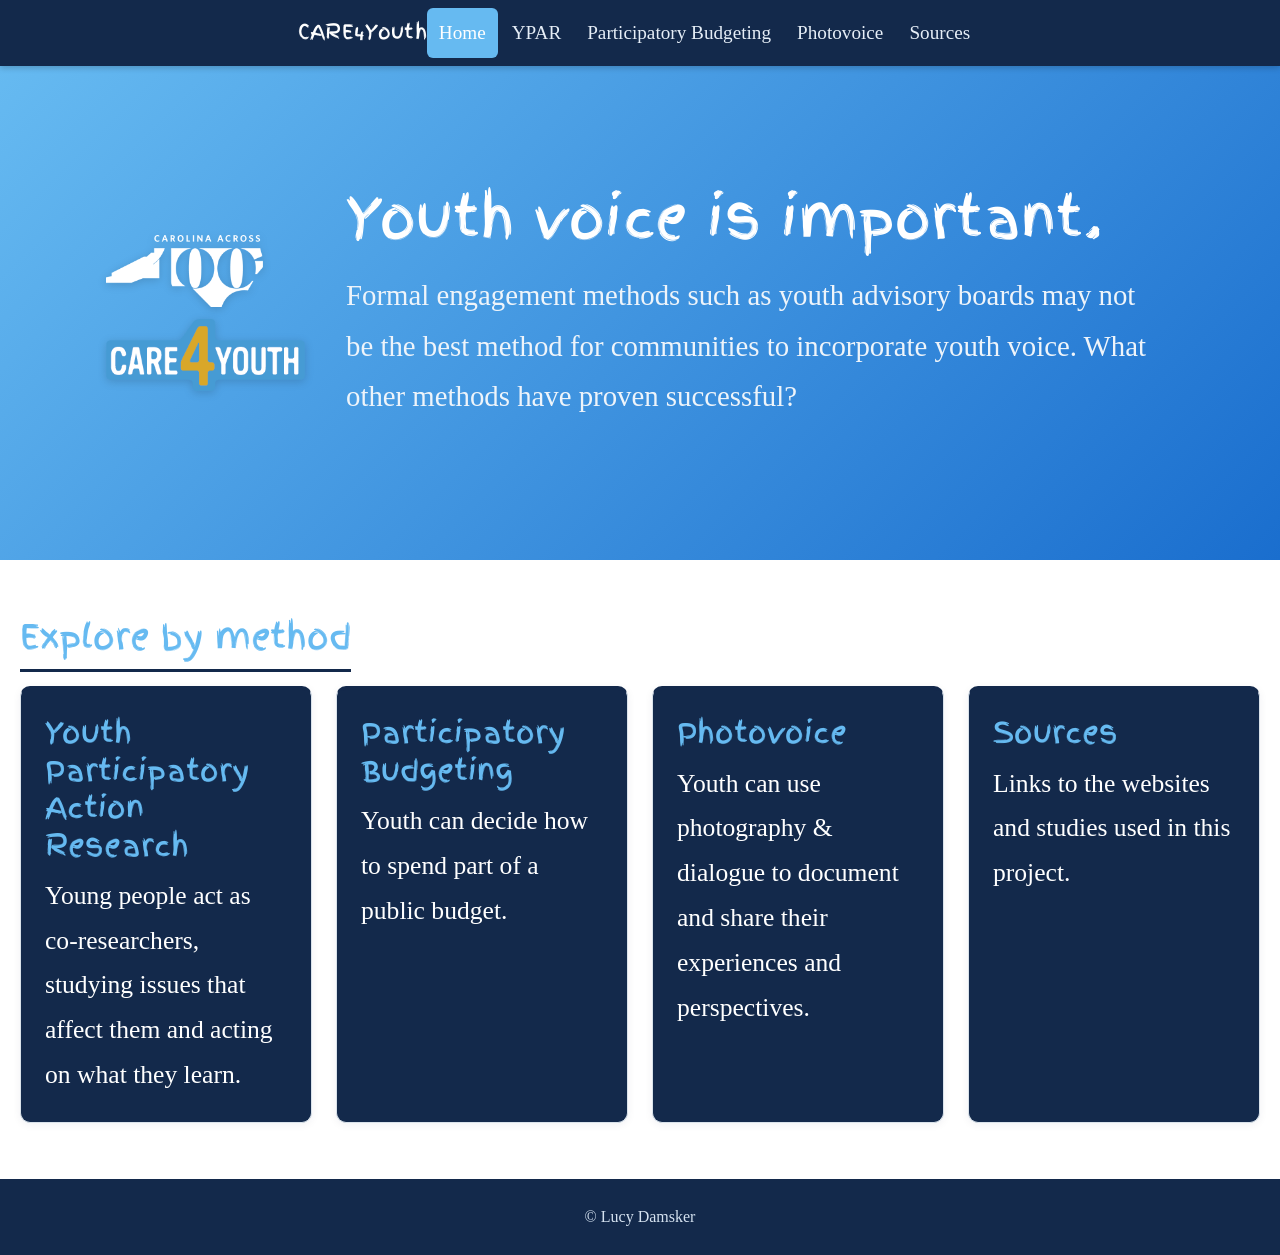
<file: index.html>
<!DOCTYPE html>
<html lang="en">
<head>
  <meta charset="UTF-8">
  <meta name="viewport" content="width=device-width, initial-scale=1.0">
  <title>CX100 Fellowship Product</title>
  <link rel="stylesheet" href="styles.css">
</head>
<body>

  <header class="site-header">
    <nav class="navbar">
      <a href="https://carolinaacross100.unc.edu/care4youth/" class="brand" target="_blank" rel="noopener noreferrer">CARE4Youth</a>
      <button class="nav-toggle" aria-label="Toggle navigation" onclick="document.querySelector('.nav-links').classList.toggle('open')">&#9776;</button>
      <ul class="nav-links">
        <li><a href="index.html" class="active">Home</a></li>
        <li class="nav-dropdown">
          <details>
            <summary>YPAR</summary>
            <ul class="dropdown-menu">
              <li><a href="ypar.html">What is YPAR?</a></li>
              <li><a href="yparimplement.html">Implementation Guide</a></li>
            </ul>
          </details>
        </li>
        <li class="nav-dropdown">
          <details>
            <summary>Participatory Budgeting</summary>
            <ul class="dropdown-menu">
              <li><a href="budgeting.html">What is Participatory Budgeting?</a></li>
              <li><a href="budgetingimplement.html">Implementation Guide</a></li>
            </ul>
          </details>
        </li>
        <li><a href="photovoice.html">Photovoice</a></li>
        <li><a href="sources.html">Sources</a></li>
      </ul>
    </nav>
  </header>

  <main>
    <section class="hero">
      <div class="hero-shell">
        <div class="hero-logos" aria-label="Partner logos">
          <img src="images/cxlogo.png" alt="CX100 logo">
          <img src="images/Care4YouthLogo.png" alt="Care4Youth logo">
        </div>

        <div class="hero-content">
          <div class="container">
            <h1>Youth voice is important.</h1>
            <p class="lead">Formal engagement methods such as youth advisory boards may not be the best method for communities to incorporate youth voice. What other methods have proven successful?</p>
            
            </div>
          </div>
        </div>
      </div>
    </section>

    <section class="container">
      <h2>Explore by method</h2>
      <div class="grid">
        <a class="card link-card" href="ypar.html">
          <h3>Youth Participatory Action Research</h3>
          <p>Young people act as co-researchers, studying issues that affect them and acting on what they learn.</p>
        </a>
        <a class="card link-card" href="budgeting.html">
          <h3>Participatory Budgeting</h3>
          <p>Youth can decide how to spend part of a public budget.</p>
        </a>
        <a class="card link-card" href="photovoice.html">
          <h3>Photovoice</h3>
          <p>Youth can use photography & dialogue to document and share their experiences and perspectives.</p>
        </a>
        <a class="card link-card" href="sources.html">
          <h3>Sources</h3>
          <p>Links to the websites and studies used in this project.</p>
        </a>
      </div>
    </section>
  </main>

  <footer class="site-footer">
    <p>&copy; Lucy Damsker</p>
  </footer>

  <script>
    document.querySelectorAll('a[href]').forEach((link) => {
      const href = link.getAttribute('href');
      if (!href) return;
      if (href.startsWith('http://') || href.startsWith('https://') || href.startsWith('mailto:') || href.startsWith('//')) {
        link.setAttribute('target', '_blank');
        link.setAttribute('rel', 'noopener noreferrer');
      }
    });
  </script></body>
</html>
</file>
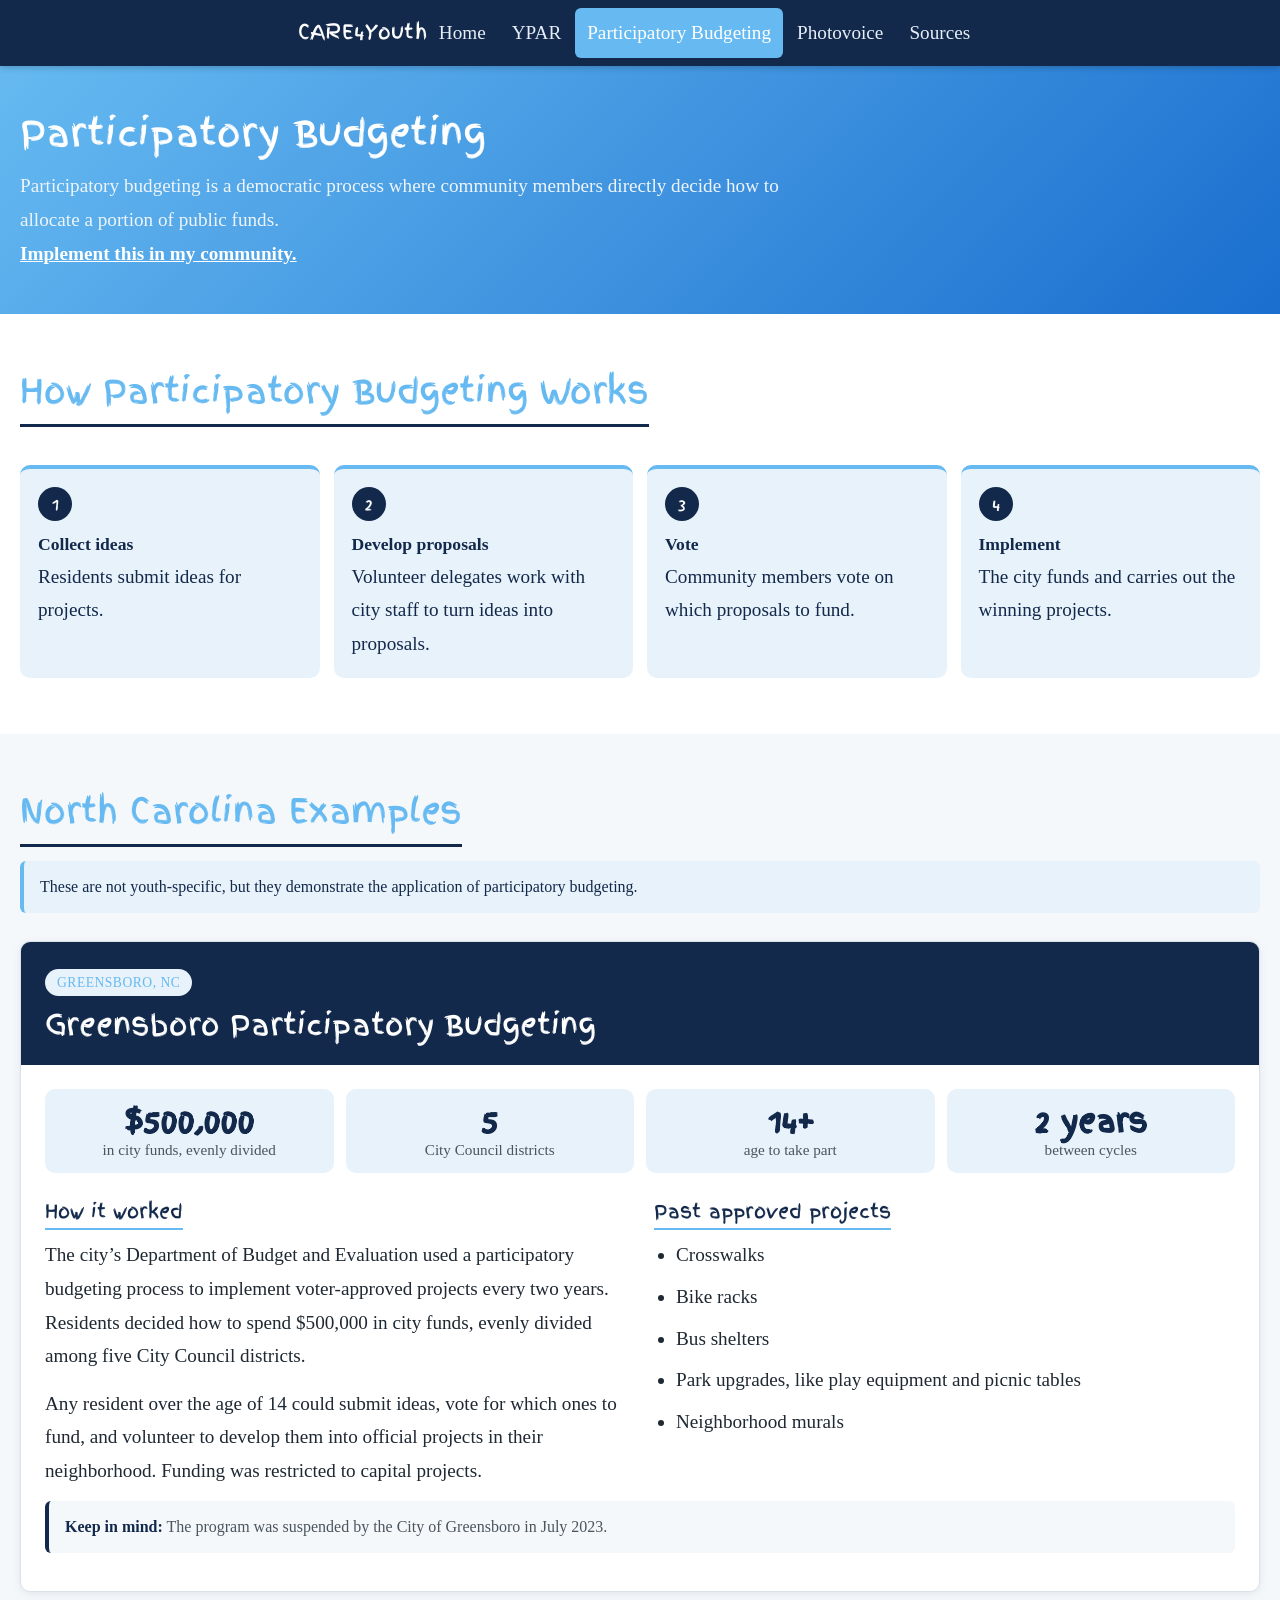
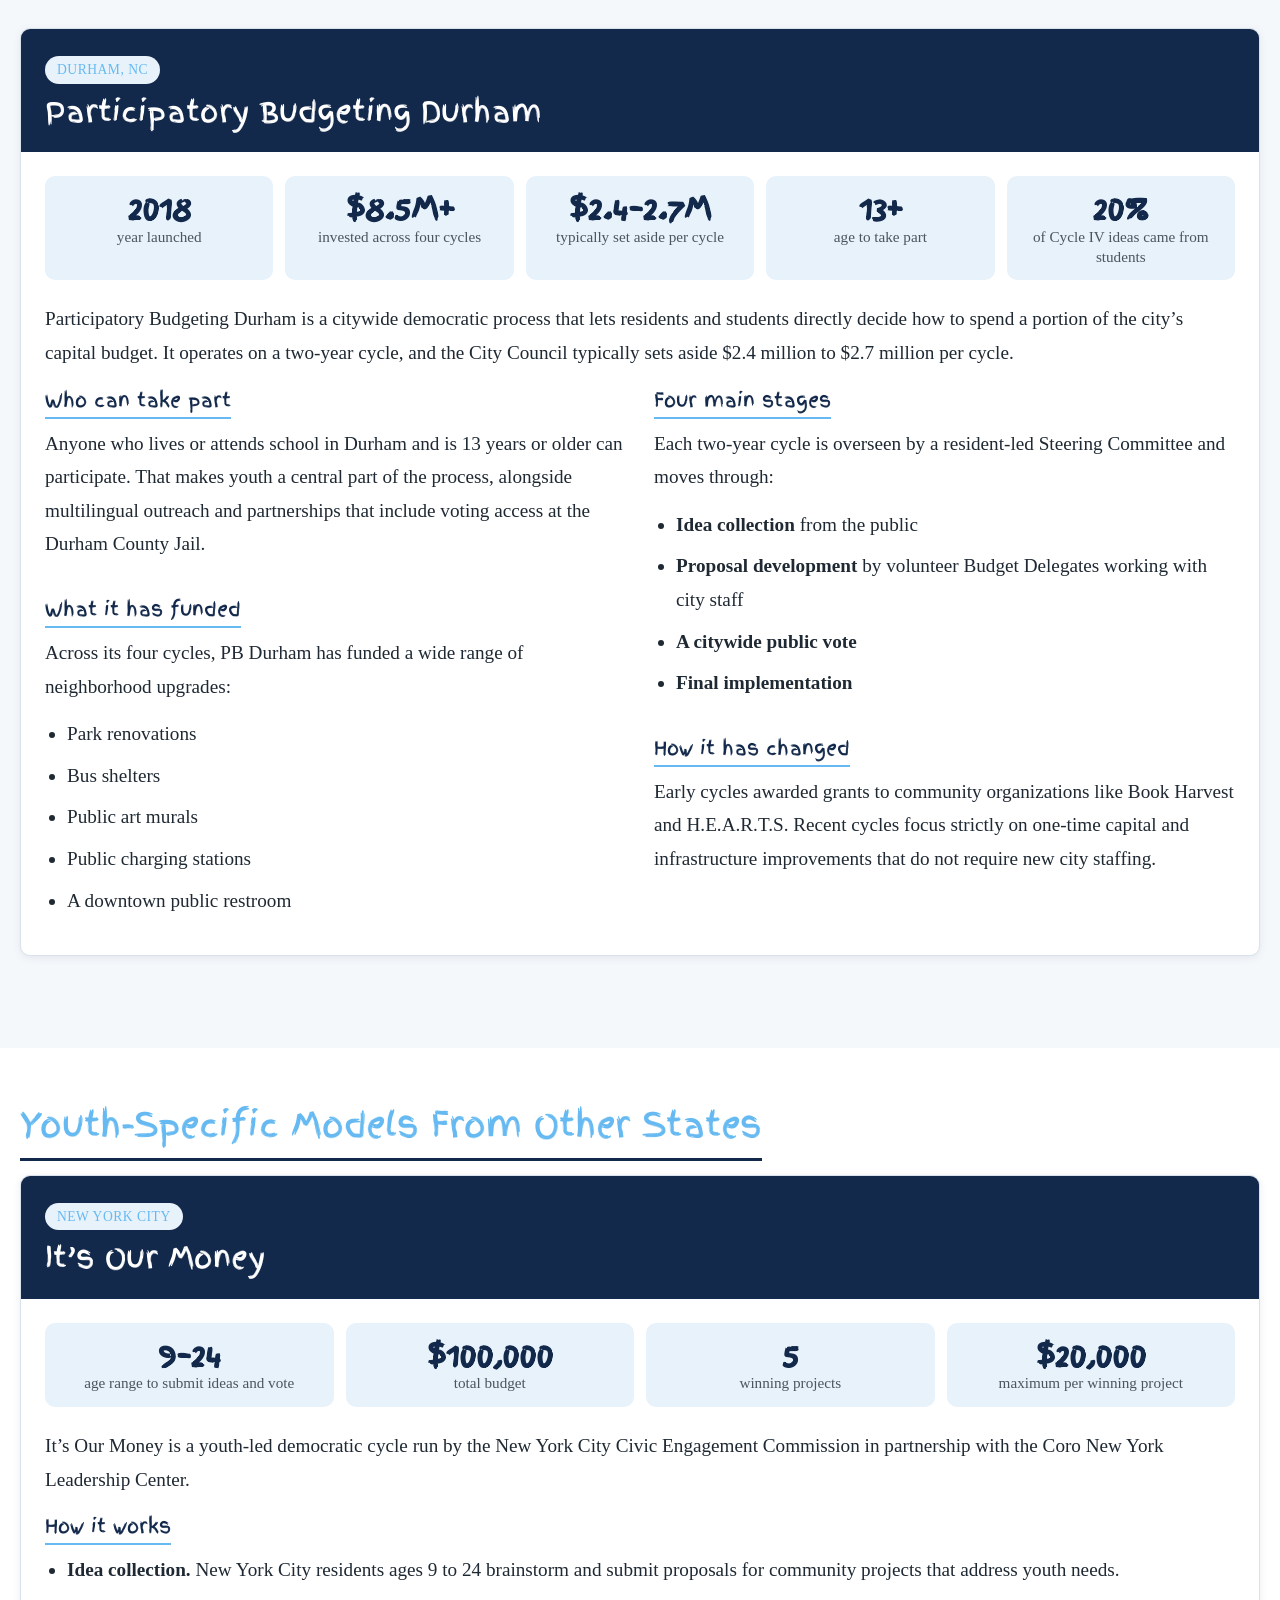
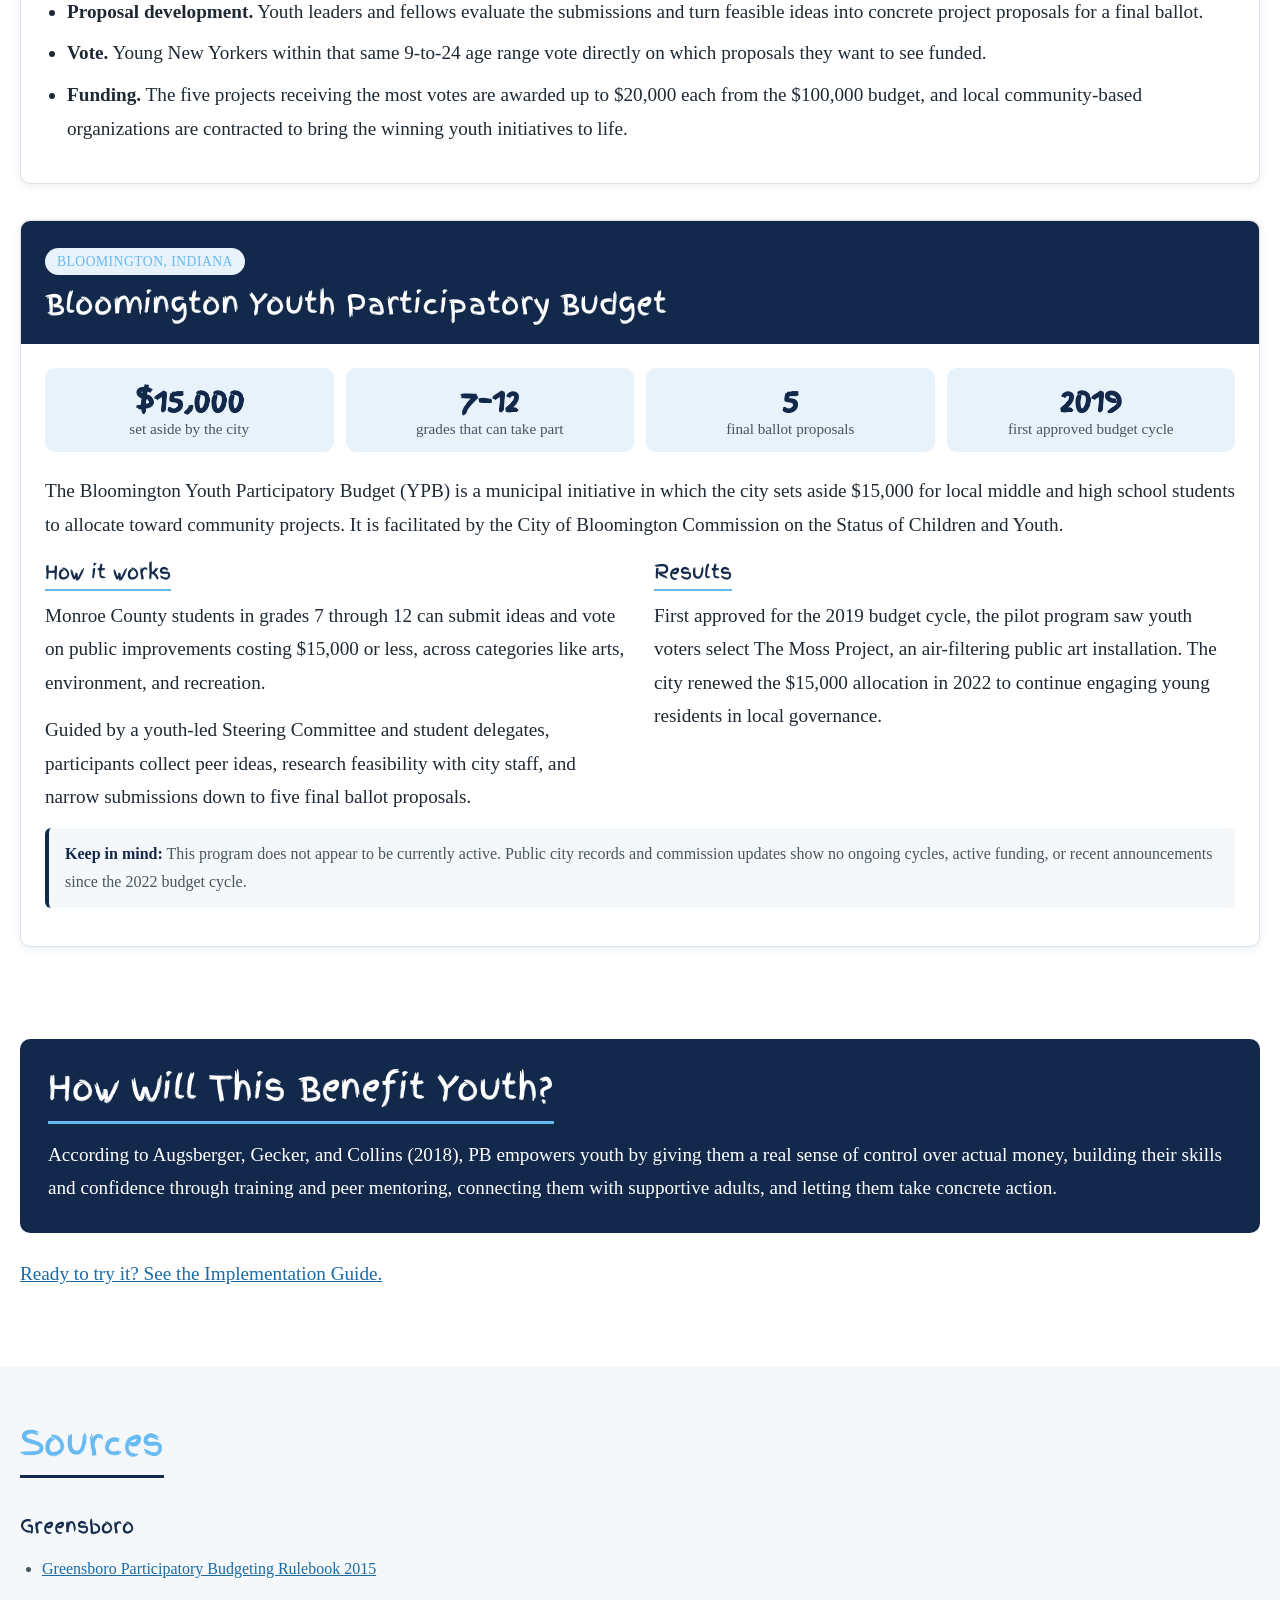
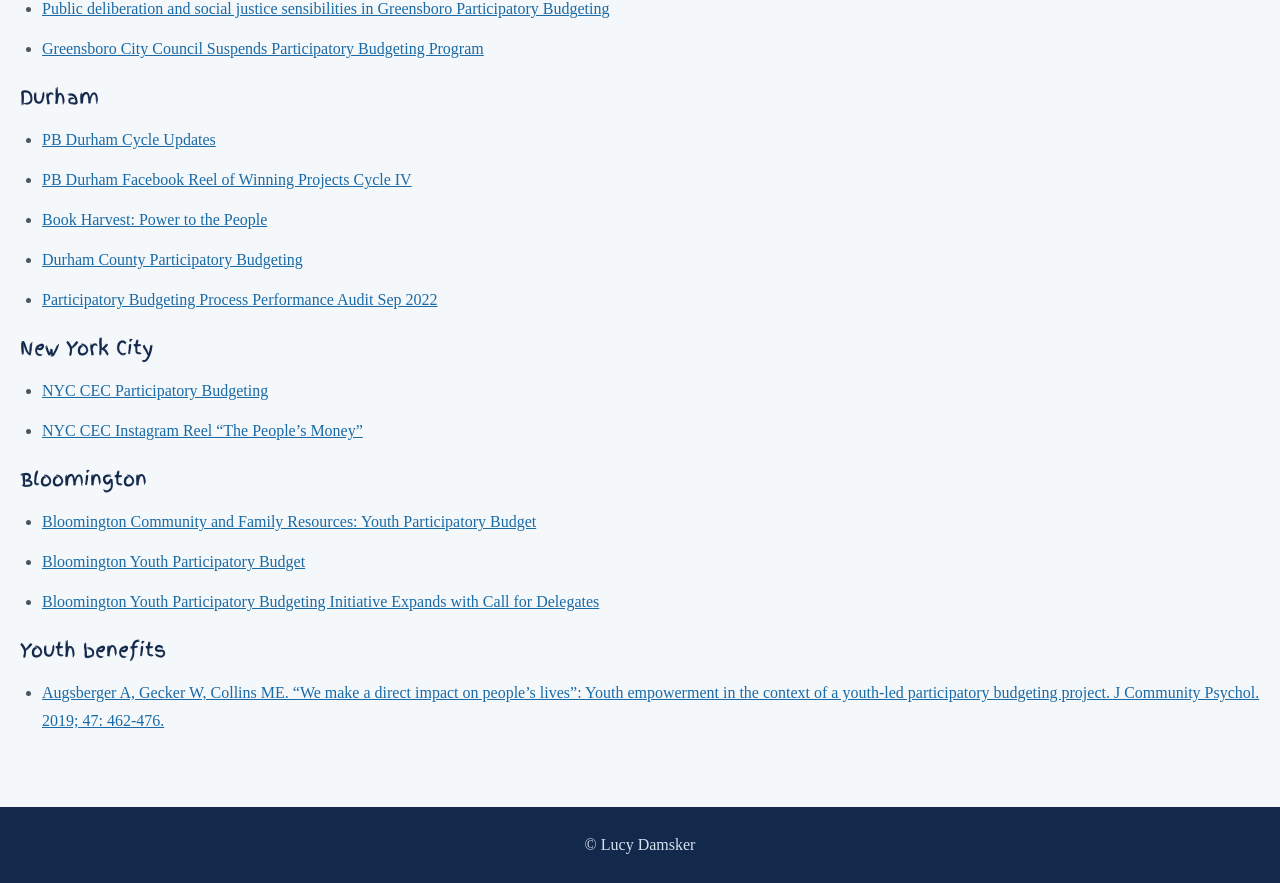
<file: budgeting.html>
<!DOCTYPE html>
<html lang="en">
<head>
  <meta charset="UTF-8">
  <meta name="viewport" content="width=device-width, initial-scale=1.0">
  <title>What is Participatory Budgeting? | CARE4Youth</title>
  <link rel="stylesheet" href="styles.css">
  <style>
    /* Page-specific styles for budgeting.html (uses the colors from styles.css) */
    .flow { list-style: none; margin: 24px 0 0; padding: 0; display: grid; gap: 14px;
            grid-template-columns: repeat(auto-fit, minmax(200px, 1fr)); counter-reset: step; }
    .flow li { position: relative; background: var(--carolina-light); border-top: 4px solid var(--carolina);
               border-radius: var(--radius); padding: 18px; counter-increment: step; color: var(--navy); }
    .flow li::before { content: counter(step); display: inline-flex; align-items: center; justify-content: center;
                       width: 34px; height: 34px; margin-bottom: 8px; border-radius: 50%;
                       background: var(--navy); color: #fff; font-family: var(--font-heading); font-size: 1rem; }
    .flow strong { display: block; font-size: 1.1rem; }

    .example { background: #fff; border: 1px solid var(--border); border-radius: var(--radius);
               box-shadow: 0 2px 8px rgba(19, 41, 75, 0.08); overflow: hidden; margin-bottom: 36px; }
    .example-head { background: var(--navy); color: #fff; padding: 22px 24px; }
    .example-head h3 { color: #fff; margin: 8px 0 0; }
    .example-head .tag { margin: 0; }
    .example-body { padding: 24px; }
    .example-body p { margin: 0 0 14px; }
    .example-body h4 { color: var(--navy); margin: 22px 0 8px; font-size: 1.2rem;
                       border-bottom: 2px solid var(--carolina); display: inline-block; padding-bottom: 4px; }
    .example-body h4:first-of-type { margin-top: 0; }

    .stat-row { display: grid; grid-template-columns: repeat(auto-fit, minmax(150px, 1fr)); gap: 12px; margin: 0 0 22px; }
    .stat { background: var(--carolina-light); border-radius: var(--radius); padding: 14px 16px; text-align: center; }
    .stat b { display: block; font-family: var(--font-heading); font-size: 1.9rem; color: var(--navy); line-height: 1.2; }
    .stat span { font-size: 0.95rem; color: var(--muted); line-height: 1.3; display: block; }

    .facts { margin: 0 0 14px; padding-left: 22px; }
    .facts li { margin-bottom: 8px; }

    .two-col { display: grid; gap: 28px; grid-template-columns: minmax(0, 1fr); }
    @media (min-width: 900px) { .two-col { grid-template-columns: minmax(0, 1fr) minmax(0, 1fr); } }

    .caveat { background: var(--alt); border-left: 4px solid var(--navy); border-radius: 6px;
              padding: 12px 16px; margin: 20px 0 0; font-size: 1rem; color: var(--muted); }
    .caveat strong { color: var(--navy); }

    .note { background: var(--carolina-light); border-left: 4px solid var(--carolina); border-radius: 6px;
            padding: 12px 16px; margin: 0 0 28px; font-size: 1rem; color: var(--navy); }

    .benefit { background: var(--navy); color: #fff; border-radius: var(--radius); padding: 28px; }
    .benefit h2 { color: #fff; border-bottom-color: var(--carolina); }
    .benefit p { margin: 0; }

    .page-header a { color: #fff; font-weight: bold; }
    .page-header a:hover { color: var(--navy); }

    .source-list { padding-left: 22px; }
    .source-list li { margin-bottom: 12px; }
    .alt .container > h4 { margin: 22px 0 8px; color: var(--navy); }
  </style>
</head>
<body>

  <header class="site-header">
    <nav class="navbar">
      <a href="https://carolinaacross100.unc.edu/care4youth/" class="brand" target="_blank" rel="noopener noreferrer">CARE4Youth</a>
      <button class="nav-toggle" aria-label="Toggle navigation" onclick="document.querySelector('.nav-links').classList.toggle('open')">&#9776;</button>
      <ul class="nav-links">
        <li><a href="index.html">Home</a></li>
        <li class="nav-dropdown">
          <details>
            <summary>YPAR</summary>
            <ul class="dropdown-menu">
              <li><a href="ypar.html">What is YPAR?</a></li>
              <li><a href="yparimplement.html">Implementation Guide</a></li>
            </ul>
          </details>
        </li>
        <li class="nav-dropdown">
          <details>
            <summary class="active">Participatory Budgeting</summary>
            <ul class="dropdown-menu">
              <li><a href="budgeting.html" class="active">What is Participatory Budgeting?</a></li>
              <li><a href="budgetingimplement.html">Implementation Guide</a></li>
            </ul>
          </details>
        </li>
        <li class="nav-dropdown">
          <details>
            <summary>Photovoice</summary>
            <ul class="dropdown-menu">
              <li><a href="photovoice.html">What is Photovoice?</a></li>
              <li><a href="photovoiceimplement.html">Implementation Guide</a></li>
            </ul>
          </details>
        </li>
        <li><a href="sources.html">Sources</a></li>
      </ul>
    </nav>
  </header>

  <main>
    <section class="page-header">
      <div class="container">
        <h1>Participatory Budgeting</h1>
        <p>Participatory budgeting is a democratic process where community members directly decide how to allocate a portion of public funds.</p>
        <p><a href="budgetingimplement.html">Implement this in my community.</a></p>
      </div>
    </section>

    <!-- HOW IT WORKS -->
    <section class="container">
      <h2>How Participatory Budgeting Works</h2>
    <ol class="flow">
        <li><strong>Collect ideas</strong> Residents submit ideas for projects.</li>
        <li><strong>Develop proposals</strong> Volunteer delegates work with city staff to turn ideas into proposals.</li>
        <li><strong>Vote</strong> Community members vote on which proposals to fund.</li>
        <li><strong>Implement</strong> The city funds and carries out the winning projects.</li>
      </ol>
    </section>

    <!-- NORTH CAROLINA -->
    <section class="alt">
      <div class="container">
        <h2>North Carolina Examples</h2>
        <p class="note">These are not youth-specific, but they demonstrate the application of participatory budgeting.</p>

        <!-- Greensboro -->
        <article class="example">
          <div class="example-head">
            <span class="tag">Greensboro, NC</span>
            <h3>Greensboro Participatory Budgeting</h3>
          </div>
          <div class="example-body">
            <div class="stat-row">
              <div class="stat"><b>$500,000</b><span>in city funds, evenly divided</span></div>
              <div class="stat"><b>5</b><span>City Council districts</span></div>
              <div class="stat"><b>14+</b><span>age to take part</span></div>
              <div class="stat"><b>2 years</b><span>between cycles</span></div>
            </div>
            <div class="two-col">
              <div>
                <h4>How it worked</h4>
                <p>The city&rsquo;s Department of Budget and Evaluation used a participatory budgeting process to implement voter-approved projects every two years. Residents decided how to spend $500,000 in city funds, evenly divided among five City Council districts.</p>
                <p>Any resident over the age of 14 could submit ideas, vote for which ones to fund, and volunteer to develop them into official projects in their neighborhood. Funding was restricted to capital projects.</p>
              </div>
              <div>
                <h4>Past approved projects</h4>
                <ul class="facts">
                  <li>Crosswalks</li>
                  <li>Bike racks</li>
                  <li>Bus shelters</li>
                  <li>Park upgrades, like play equipment and picnic tables</li>
                  <li>Neighborhood murals</li>
                </ul>
              </div>
            </div>
            <p class="caveat"><strong>Keep in mind:</strong> The program was suspended by the City of Greensboro in July 2023.</p>
          </div>
        </article>

        <!-- Durham -->
        <article class="example">
          <div class="example-head">
            <span class="tag">Durham, NC</span>
            <h3>Participatory Budgeting Durham</h3>
          </div>
          <div class="example-body">
            <div class="stat-row">
              <div class="stat"><b>2018</b><span>year launched</span></div>
              <div class="stat"><b>$8.5M+</b><span>invested across four cycles</span></div>
              <div class="stat"><b>$2.4&ndash;2.7M</b><span>typically set aside per cycle</span></div>
              <div class="stat"><b>13+</b><span>age to take part</span></div>
              <div class="stat"><b>20%</b><span>of Cycle IV ideas came from students</span></div>
            </div>
            <p>Participatory Budgeting Durham is a citywide democratic process that lets residents and students directly decide how to spend a portion of the city&rsquo;s capital budget. It operates on a two-year cycle, and the City Council typically sets aside $2.4 million to $2.7 million per cycle.</p>

            <div class="two-col">
              <div>
                <h4>Who can take part</h4>
                <p>Anyone who lives or attends school in Durham and is 13 years or older can participate. That makes youth a central part of the process, alongside multilingual outreach and partnerships that include voting access at the Durham County Jail.</p>
                <h4>What it has funded</h4>
                <p>Across its four cycles, PB Durham has funded a wide range of neighborhood upgrades:</p>
                <ul class="facts">
                  <li>Park renovations</li>
                  <li>Bus shelters</li>
                  <li>Public art murals</li>
                  <li>Public charging stations</li>
                  <li>A downtown public restroom</li>
                </ul>
              </div>
              <div>
                <h4>Four main stages</h4>
                <p>Each two-year cycle is overseen by a resident-led Steering Committee and moves through:</p>
                <ul class="facts">
                  <li><strong>Idea collection</strong> from the public</li>
                  <li><strong>Proposal development</strong> by volunteer Budget Delegates working with city staff</li>
                  <li><strong>A citywide public vote</strong></li>
                  <li><strong>Final implementation</strong></li>
                </ul>
                <h4>How it has changed</h4>
                <p>Early cycles awarded grants to community organizations like Book Harvest and H.E.A.R.T.S. Recent cycles focus strictly on one-time capital and infrastructure improvements that do not require new city staffing.</p>
              </div>
            </div>
          </div>
        </article>
      </div>
    </section>

    <!-- OUT OF STATE -->
    <section class="container">
      <h2>Youth-Specific Models From Other States</h2>
      
      <!-- NYC -->
      <article class="example">
        <div class="example-head">
          <span class="tag">New York City</span>
          <h3>It&rsquo;s Our Money</h3>
        </div>
        <div class="example-body">
          <div class="stat-row">
            <div class="stat"><b>9&ndash;24</b><span>age range to submit ideas and vote</span></div>
            <div class="stat"><b>$100,000</b><span>total budget</span></div>
            <div class="stat"><b>5</b><span>winning projects</span></div>
            <div class="stat"><b>$20,000</b><span>maximum per winning project</span></div>
          </div>
          <p>It&rsquo;s Our Money is a youth-led democratic cycle run by the New York City Civic Engagement Commission in partnership with the Coro New York Leadership Center.</p>
          <h4>How it works</h4>
          <ul class="facts">
            <li><strong>Idea collection.</strong> New York City residents ages 9 to 24 brainstorm and submit proposals for community projects that address youth needs.</li>
            <li><strong>Proposal development.</strong> Youth leaders and fellows evaluate the submissions and turn feasible ideas into concrete project proposals for a final ballot.</li>
            <li><strong>Vote.</strong> Young New Yorkers within that same 9-to-24 age range vote directly on which proposals they want to see funded.</li>
            <li><strong>Funding.</strong> The five projects receiving the most votes are awarded up to $20,000 each from the $100,000 budget, and local community-based organizations are contracted to bring the winning youth initiatives to life.</li>
          </ul>
        </div>
      </article>

      <!-- Bloomington -->
      <article class="example">
        <div class="example-head">
          <span class="tag">Bloomington, Indiana</span>
          <h3>Bloomington Youth Participatory Budget</h3>
        </div>
        <div class="example-body">
          <div class="stat-row">
            <div class="stat"><b>$15,000</b><span>set aside by the city</span></div>
            <div class="stat"><b>7&ndash;12</b><span>grades that can take part</span></div>
            <div class="stat"><b>5</b><span>final ballot proposals</span></div>
            <div class="stat"><b>2019</b><span>first approved budget cycle</span></div>
          </div>
          <p>The Bloomington Youth Participatory Budget (YPB) is a municipal initiative in which the city sets aside $15,000 for local middle and high school students to allocate toward community projects. It is facilitated by the City of Bloomington Commission on the Status of Children and Youth.</p>
          <div class="two-col">
            <div>
              <h4>How it works</h4>
              <p>Monroe County students in grades 7 through 12 can submit ideas and vote on public improvements costing $15,000 or less, across categories like arts, environment, and recreation.</p>
              <p>Guided by a youth-led Steering Committee and student delegates, participants collect peer ideas, research feasibility with city staff, and narrow submissions down to five final ballot proposals.</p>
            </div>
            <div>
              <h4>Results</h4>
              <p>First approved for the 2019 budget cycle, the pilot program saw youth voters select The Moss Project, an air-filtering public art installation. The city renewed the $15,000 allocation in 2022 to continue engaging young residents in local governance.</p>
            </div>
          </div>
          <p class="caveat"><strong>Keep in mind:</strong> This program does not appear to be currently active. Public city records and commission updates show no ongoing cycles, active funding, or recent announcements since the 2022 budget cycle.</p>
        </div>
      </article>
    </section>

    <!-- BENEFITS -->
    <section class="container" style="padding-top:0;">
      <div class="benefit">
        <h2>How Will This Benefit Youth?</h2>
        <p>According to Augsberger, Gecker, and Collins (2018), PB empowers youth by giving them a real sense of control over actual money, building their skills and confidence through training and peer mentoring, connecting them with supportive adults, and letting them take concrete action.</p>
      </div>
      <p style="margin-top:24px;"><a href="budgetingimplement.html">Ready to try it? See the Implementation Guide.</a></p>
    </section>

    <!-- SOURCES -->
    <section class="alt">
      <div class="container">
        <h2>Sources</h2>

        <h4>Greensboro</h4>
        <ul class="source-list small">
          <li><a href="https://www.participatorybudgeting.org/wp-content/uploads/2016/10/Greensboro2015Rulebook_PBP.pdf">Greensboro Participatory Budgeting Rulebook 2015</a></li>
          <li><a href="https://doi.org/10.1080/14791420.2020.1746371">Public deliberation and social justice sensibilities in Greensboro Participatory Budgeting</a></li>
          <li><a href="https://greensboro.com/news/local/government-politics/article_e94a8f1c-1f39-11ee-b8cb-7f1a0210b515.html">Greensboro City Council Suspends Participatory Budgeting Program</a></li>
        </ul>

        <h4>Durham</h4>
        <ul class="source-list small">
          <li><a href="https://www.pbdurham.org/pb-cycle-updates">PB Durham Cycle Updates</a></li>
          <li><a href="https://www.facebook.com/reel/1304525094877121">PB Durham Facebook Reel of Winning Projects Cycle IV</a></li>
          <li><a href="https://www.bookharvest.org/post/power-to-the-people">Book Harvest: Power to the People</a></li>
          <li><a href="https://www.durhamnc.gov/3747/Participatory-Budgeting">Durham County Participatory Budgeting</a></li>
          <li><a href="https://www.durhamnc.gov/DocumentCenter/View/46652/Participatory-Budgeting-Process-Performance-Audit_final-.pdf">Participatory Budgeting Process Performance Audit Sep 2022</a></li>
        </ul>

        <h4>New York City</h4>
        <ul class="source-list small">
          <li><a href="https://www.nyc.gov/site/civicengagement/our-programs/participatory-budgeting.page">NYC CEC Participatory Budgeting</a></li>
          <li><a href="https://www.instagram.com/reel/DfXgqrsiJ8O/">NYC CEC Instagram Reel &ldquo;The People&rsquo;s Money&rdquo;</a></li>
        </ul>

        <h4>Bloomington</h4>
        <ul class="source-list small">
          <li><a href="https://bloomington.in.gov/success/2019/04/23/4250">Bloomington Community and Family Resources: Youth Participatory Budget</a></li>
          <li><a href="https://bloomington.in.gov/boards/status-of-children/ypb">Bloomington Youth Participatory Budget</a></li>
          <li><a href="https://bloomington.in.gov/news/2019/05/10/4080">Bloomington Youth Participatory Budgeting Initiative Expands with Call for Delegates</a></li>
        </ul>

        <h4>Youth benefits</h4>
        <ul class="source-list small">
          <li><a href="https://onlinelibrary.wiley.com/doi/abs/10.1002/jcop.22131">Augsberger A, Gecker W, Collins ME. &ldquo;We make a direct impact on people&rsquo;s lives&rdquo;: Youth empowerment in the context of a youth-led participatory budgeting project. J Community Psychol. 2019; 47: 462-476.</a></li>
        </ul>
      </div>
    </section>
  </main>

  <footer class="site-footer">
    <p>&copy; Lucy Damsker</p>
  </footer>

  <script>
    document.querySelectorAll('a[href]').forEach((link) => {
      const href = link.getAttribute('href');
      if (!href) return;
      if (href.startsWith('http://') || href.startsWith('https://') || href.startsWith('mailto:') || href.startsWith('//')) {
        link.setAttribute('target', '_blank');
        link.setAttribute('rel', 'noopener noreferrer');
      }
    });
  </script></body>
</html>
</file>
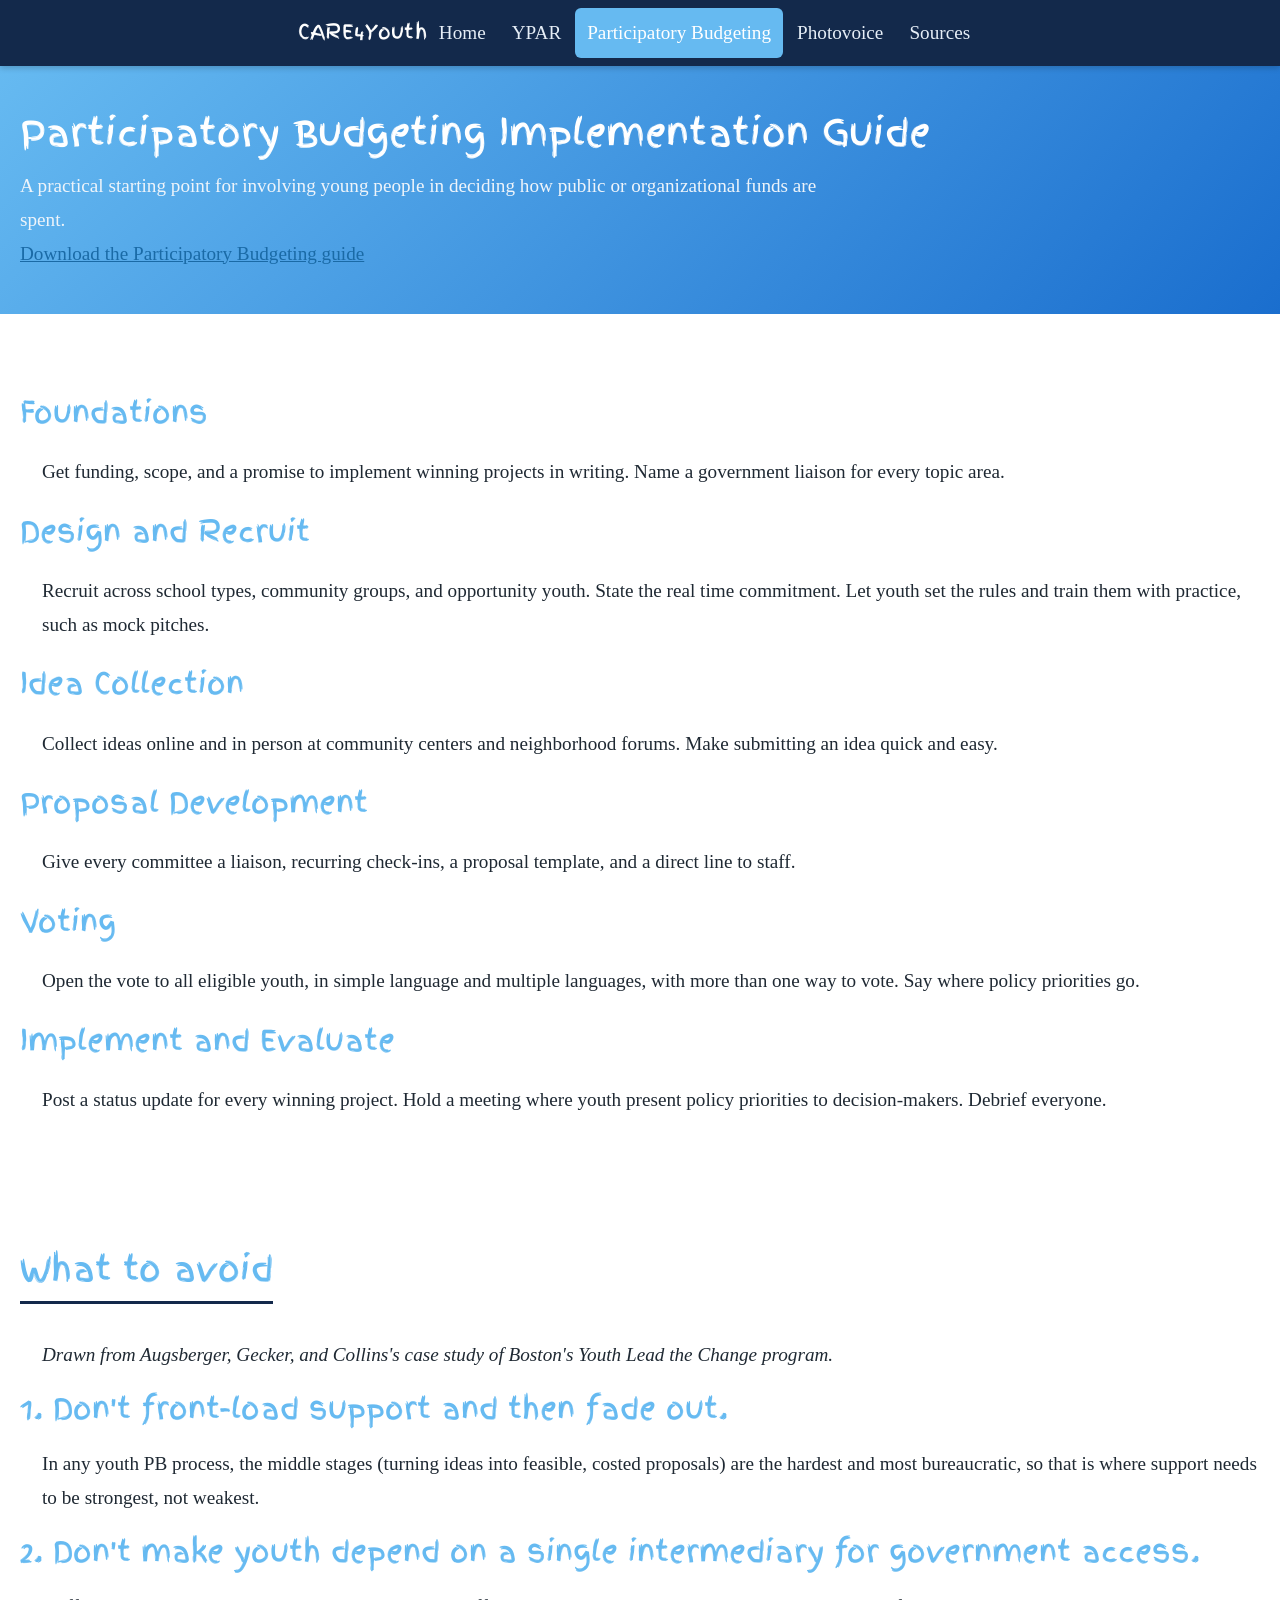
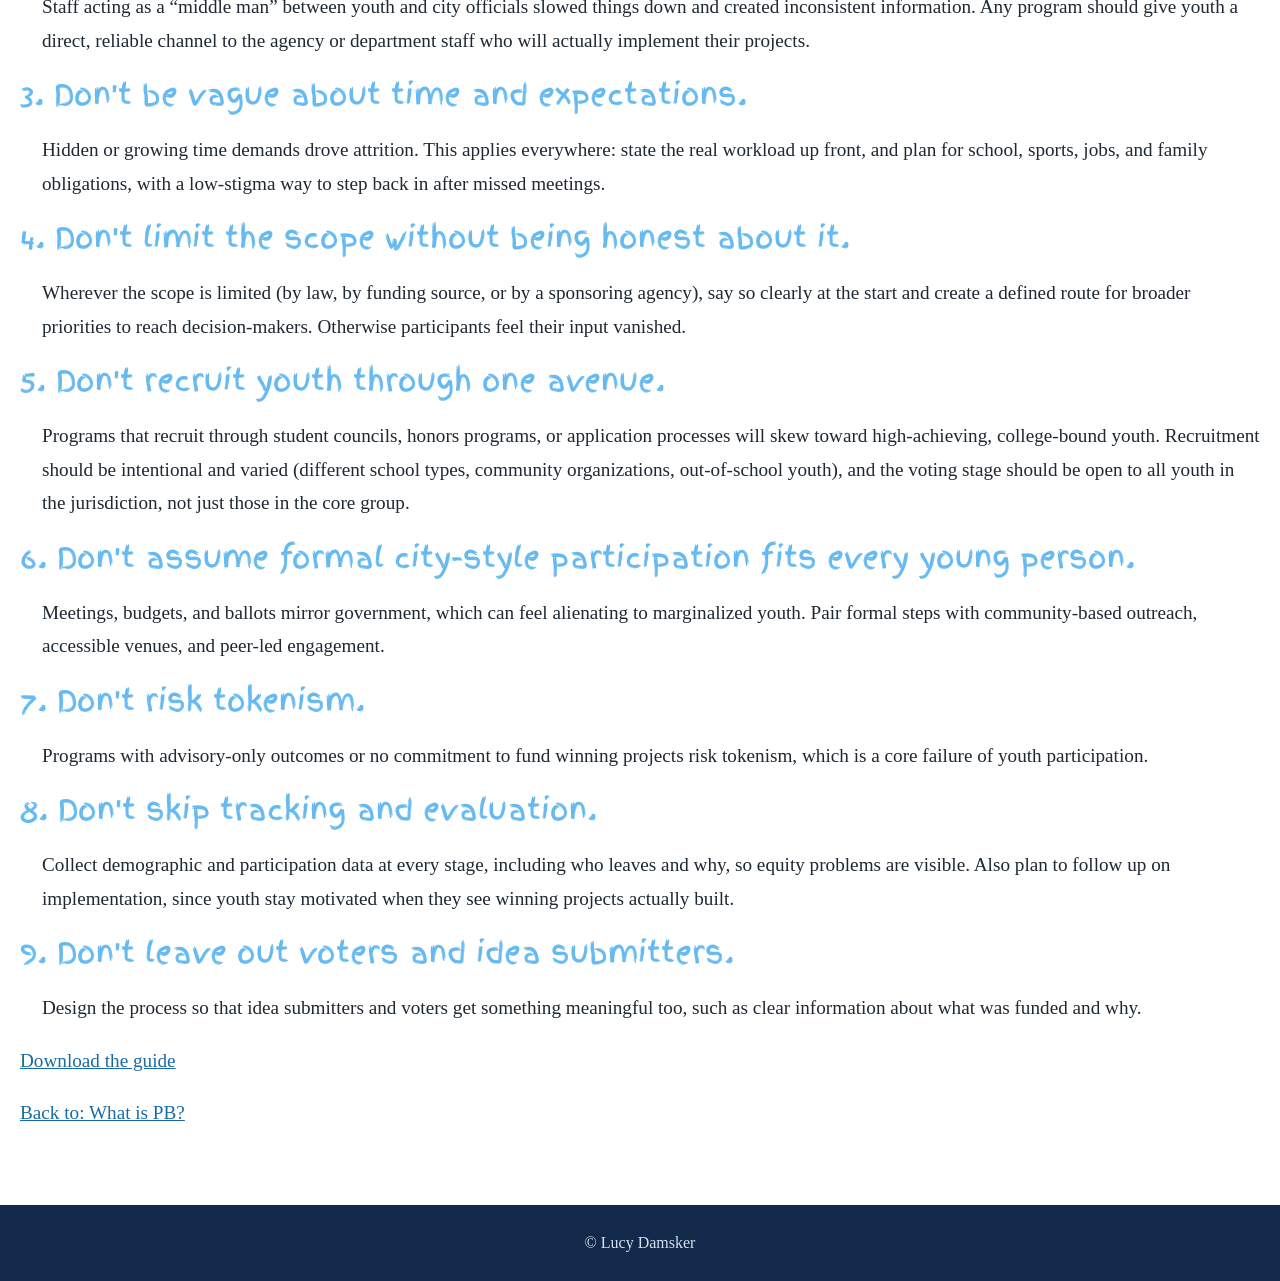
<file: budgetingimplement.html>
<!DOCTYPE html>
<html lang="en">
<head>
  <meta charset="UTF-8">
  <meta name="viewport" content="width=device-width, initial-scale=1.0">
  <title>Participatory Budgeting Guide | CARE4Youth</title>
  <link rel="stylesheet" href="styles.css">
</head>
<body>
  <header class="site-header">
    <nav class="navbar">
      <a href="https://carolinaacross100.unc.edu/care4youth/" class="brand" target="_blank" rel="noopener noreferrer">CARE4Youth</a>
      <button class="nav-toggle" aria-label="Toggle navigation" onclick="document.querySelector('.nav-links').classList.toggle('open')">&#9776;</button>
      <ul class="nav-links">
        <li><a href="index.html">Home</a></li>
        <li class="nav-dropdown">
          <details>
            <summary>YPAR</summary>
            <ul class="dropdown-menu">
              <li><a href="ypar.html">What is YPAR?</a></li>
              <li><a href="yparimplement.html">Implementation Guide</a></li>
            </ul>
          </details>
        </li>
        <li class="nav-dropdown">
          <details>
            <summary class="active">Participatory Budgeting</summary>
            <ul class="dropdown-menu">
              <li><a href="budgeting.html">What is Participatory Budgeting?</a></li>
              <li><a href="budgetingimplement.html" class="active">Implementation Guide</a></li>
            </ul>
          </details>
        </li>
        <li><a href="photovoice.html">Photovoice</a></li>
        <li><a href="sources.html">Sources</a></li>
      </ul>
    </nav>
  </header>

  <main>
    <section class="page-header">
      <div class="container">
        <h1>Participatory Budgeting Implementation Guide</h1>
        <p>A practical starting point for involving young people in deciding how public or organizational funds are spent.</p>
        <a href="Youth_PB_Handout.docx" download>Download the Participatory Budgeting guide</a>
      </div>
    </section>

    <section class="container">
<h1>Foundations</h1>
      <ul class="plain-list">
        <li>Get funding, scope, and a promise to implement winning projects in writing. Name a government liaison for every topic area.</li>
      </ul>

      <h1>Design and Recruit</h1>
      <ul class="plain-list">
        <li>Recruit across school types, community groups, and opportunity youth. State the real time commitment. Let youth set the rules and train them with practice, such as mock pitches.</li>
      </ul>

      <h1>Idea Collection</h1>
      <ul class="plain-list">
        <li>Collect ideas online and in person at community centers and neighborhood forums. Make submitting an idea quick and easy.</li>
      </ul>

        <h1>Proposal Development</h1>
      <ul class="plain-list">
        <li>Give every committee a liaison, recurring check-ins, a proposal template, and a direct line to staff.</li>
      </ul>

      <h1>Voting</h1>
      <ul class="plain-list">
        <li>Open the vote to all eligible youth, in simple language and multiple languages, with more than one way to vote. Say where policy priorities go.</li>
      </ul>

 <h1>Implement and Evaluate</h1>
      <ul class="plain-list">
        <li>Post a status update for every winning project. Hold a meeting where youth present policy priorities to decision-makers. Debrief everyone.</li>
      </ul>
    </section>

<section class="container">

     <h2 class="sub">What to avoid</h2>
      <ul class="plain-list">
      <li><em>Drawn from Augsberger, Gecker, and Collins's case study of Boston's Youth Lead the Change program.</em></li>
      </ul>

    
      <h3>1. Don't front-load support and then fade out.</h3>
      <ul class="plain-list">
        <li>In any youth PB process, the middle stages (turning ideas into feasible, costed proposals) are the hardest and most bureaucratic, so that is where support needs to be strongest, not weakest.</li>
      </ul>

      <h3>2. Don't make youth depend on a single intermediary for government access.</h3>
      <ul class="plain-list">
        <li>Staff acting as a “middle man” between youth and city officials slowed things down and created inconsistent information. Any program should give youth a direct, reliable channel to the agency or department staff who will actually implement their projects.</li>
      </ul>

      <h3>3. Don't be vague about time and expectations.</h3>
      <ul class="plain-list">
        <li>Hidden or growing time demands drove attrition. This applies everywhere: state the real workload up front, and plan for school, sports, jobs, and family obligations, with a low-stigma way to step back in after missed meetings.</li>
      </ul>

       <h3>4. Don't limit the scope without being honest about it.</h3>
      <ul class="plain-list">
        <li>Wherever the scope is limited (by law, by funding source, or by a sponsoring agency), say so clearly at the start and create a defined route for broader priorities to reach decision-makers. Otherwise participants feel their input vanished.</li>
      </ul>

      <h3>5. Don't recruit youth through one avenue.</h3>
      <ul class="plain-list">
        <li>Programs that recruit through student councils, honors programs, or application processes will skew toward high-achieving, college-bound youth. Recruitment should be intentional and varied (different school types, community organizations, out-of-school youth), and the voting stage should be open to all youth in the jurisdiction, not just those in the core group.</li>
      </ul>

       <h3>6. Don't assume formal city-style participation fits every young person.</h3>
      <ul class="plain-list">
        <li>Meetings, budgets, and ballots mirror government, which can feel alienating to marginalized youth. Pair formal steps with community-based outreach, accessible venues, and peer-led engagement.</li>
      </ul>

       <h3>7. Don't risk tokenism.</h3>
      <ul class="plain-list">
        <li>Programs with advisory-only outcomes or no commitment to fund winning projects risk tokenism, which is a core failure of youth participation.</li>
      </ul>

      <h3>8. Don't skip tracking and evaluation.</h3>
      <ul class="plain-list">
        <li>Collect demographic and participation data at every stage, including who leaves and why, so equity problems are visible. Also plan to follow up on implementation, since youth stay motivated when they see winning projects actually built.</li>
      </ul>
      
   <h3>9. Don't leave out voters and idea submitters.</h3>
      <ul class="plain-list">
        <li> Design the process so that idea submitters and voters get something meaningful too, such as clear information about what was funded and why.</li>
      </ul>

      <p><a href="Youth_PB_Handout.docx" download>Download the guide</a></p>
      <p><a href="budgeting.html">Back to: What is PB?</a></p>
      
    </section>

    
  </main>

  <footer class="site-footer">
    <p>&copy; Lucy Damsker</p>
  </footer>
  <script>
    document.querySelectorAll('a[href]').forEach((link) => {
      const href = link.getAttribute('href');
      if (!href) return;
      if (href.startsWith('http://') || href.startsWith('https://') || href.startsWith('mailto:') || href.startsWith('//')) {
        link.setAttribute('target', '_blank');
        link.setAttribute('rel', 'noopener noreferrer');
      }
    });
  </script></body>
</html>
</file>
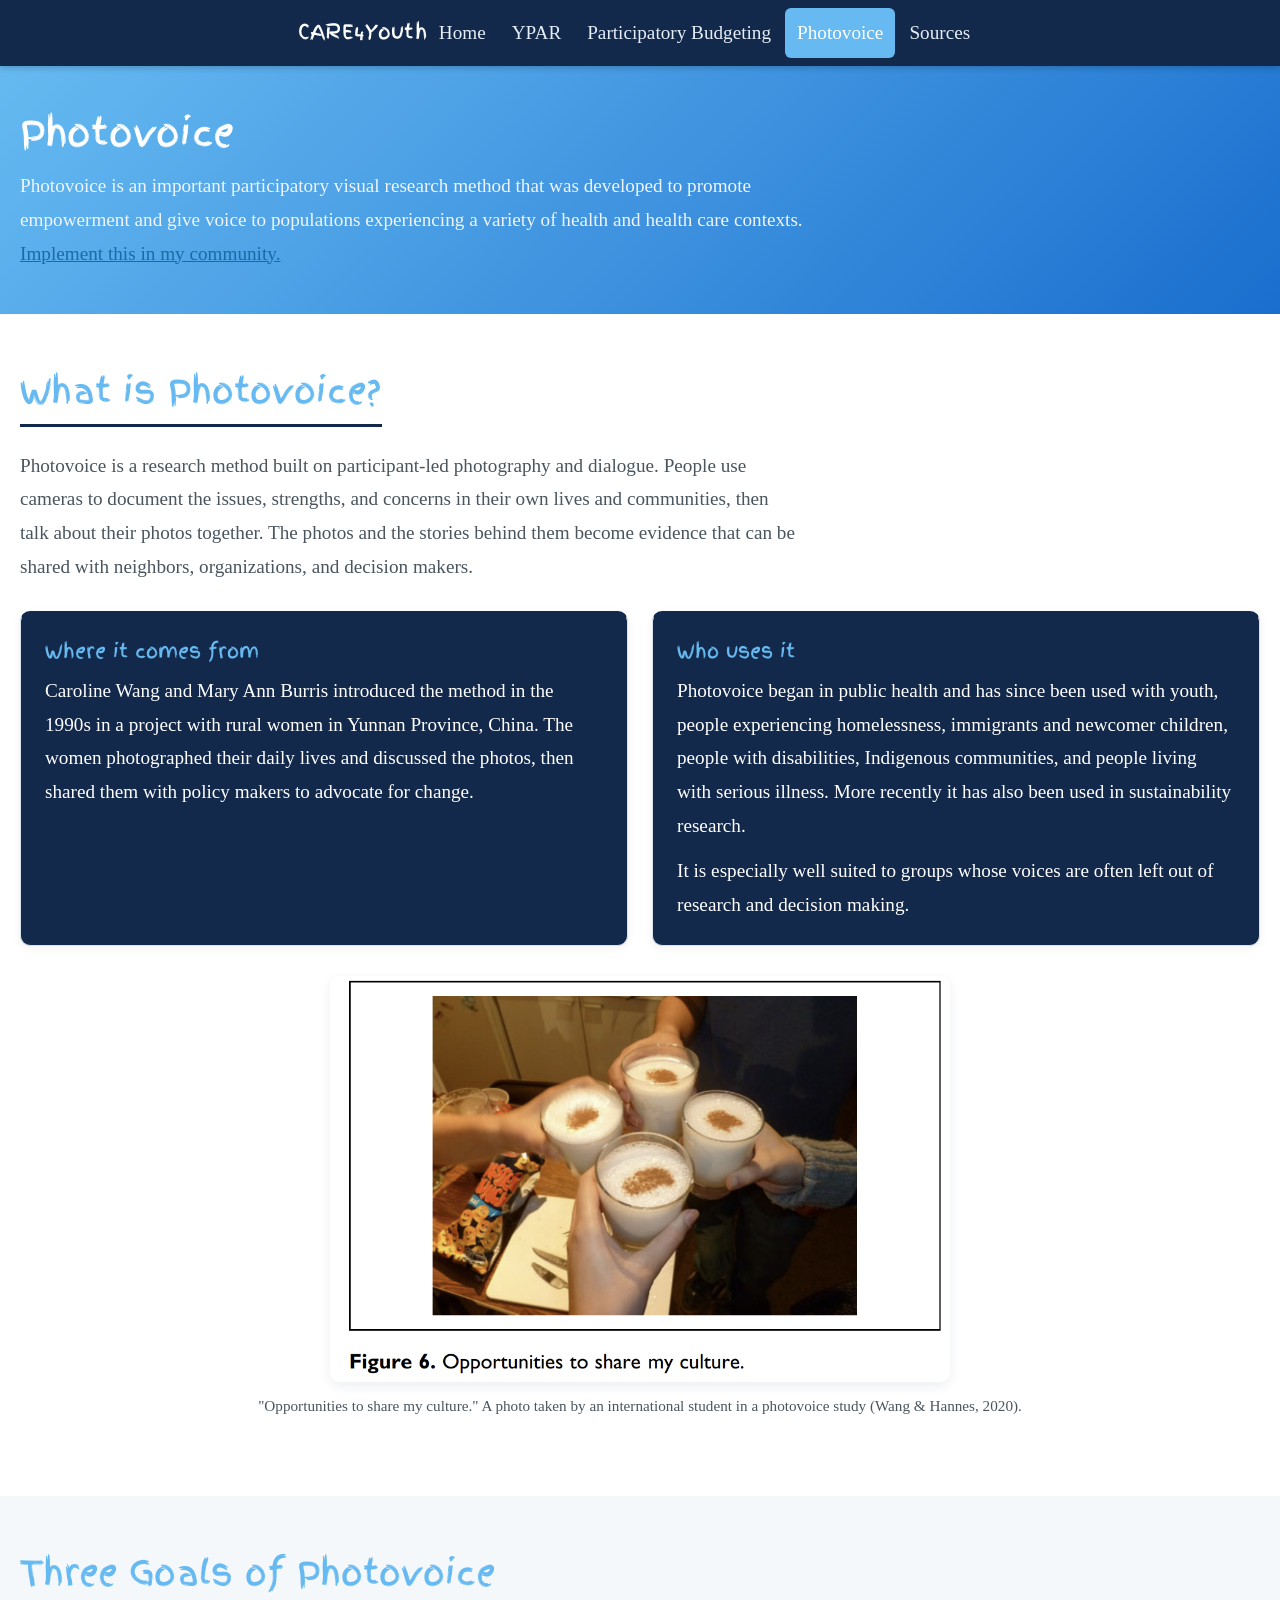
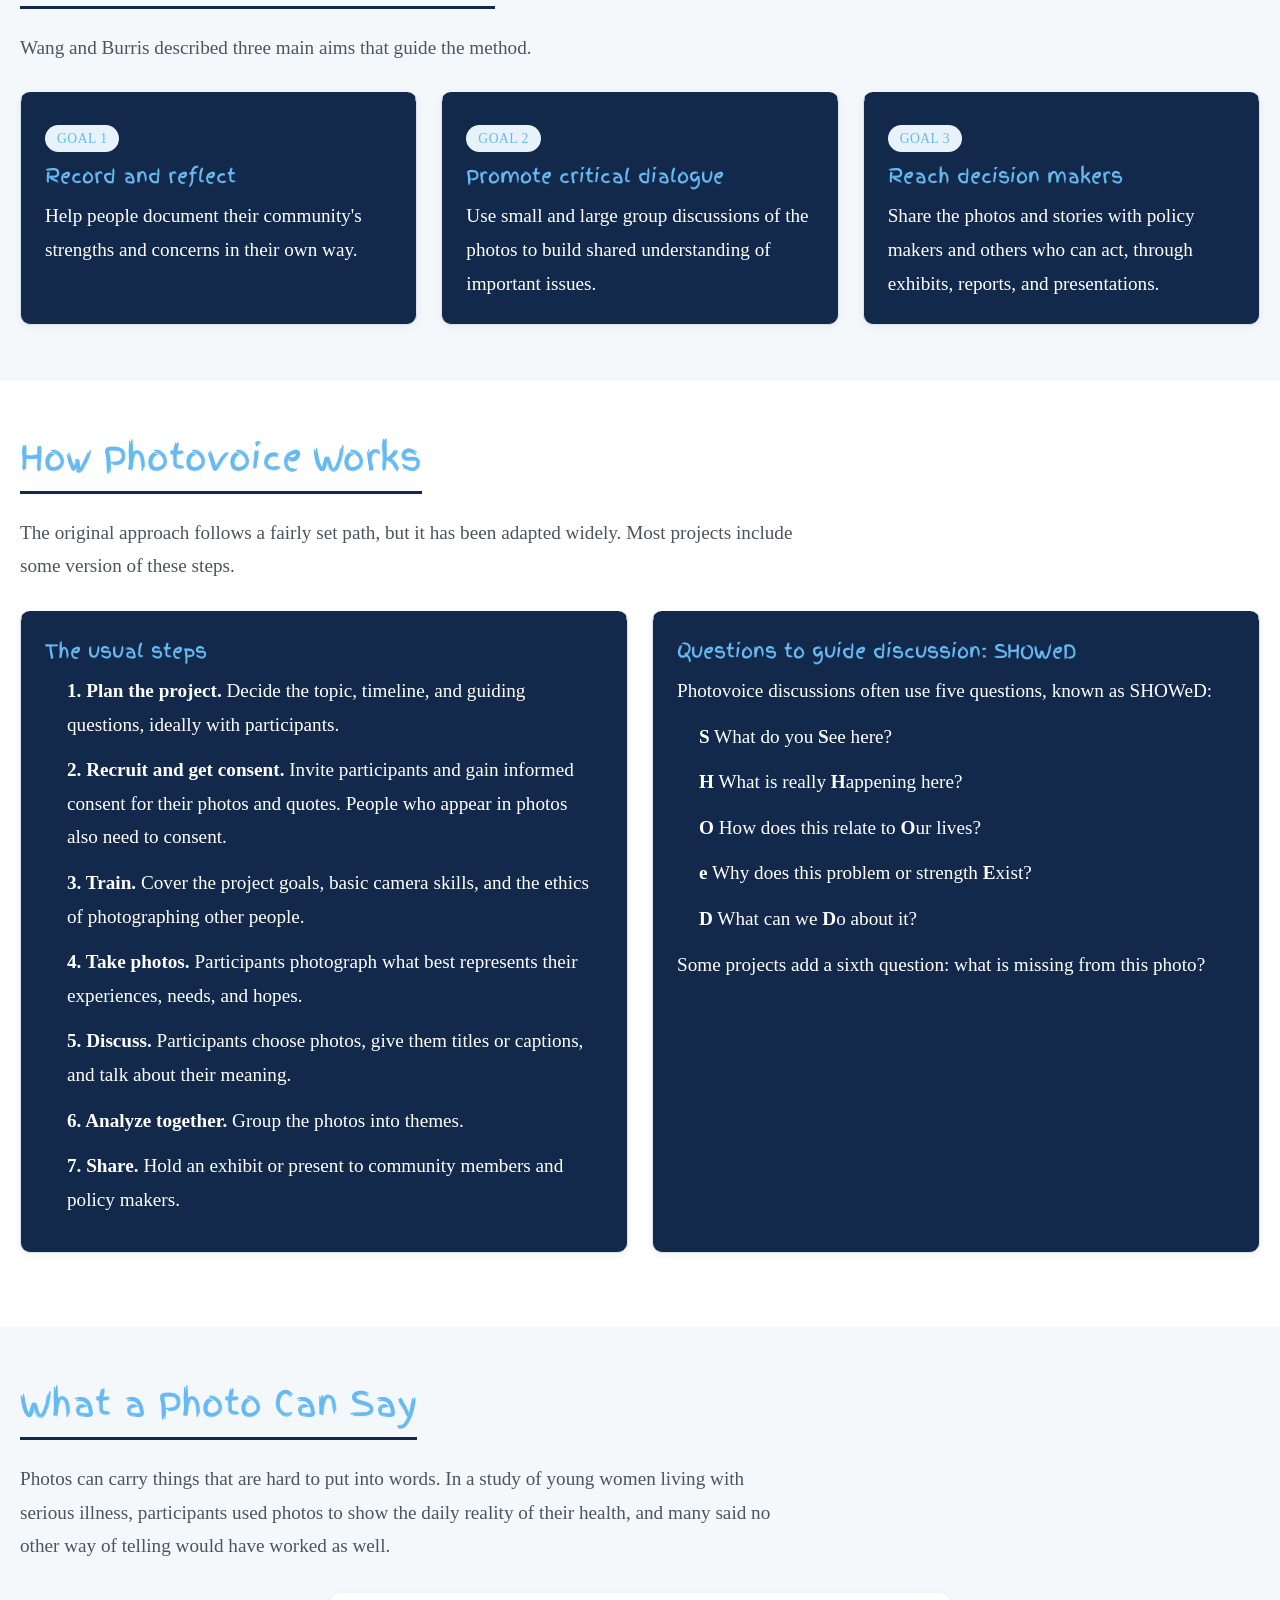
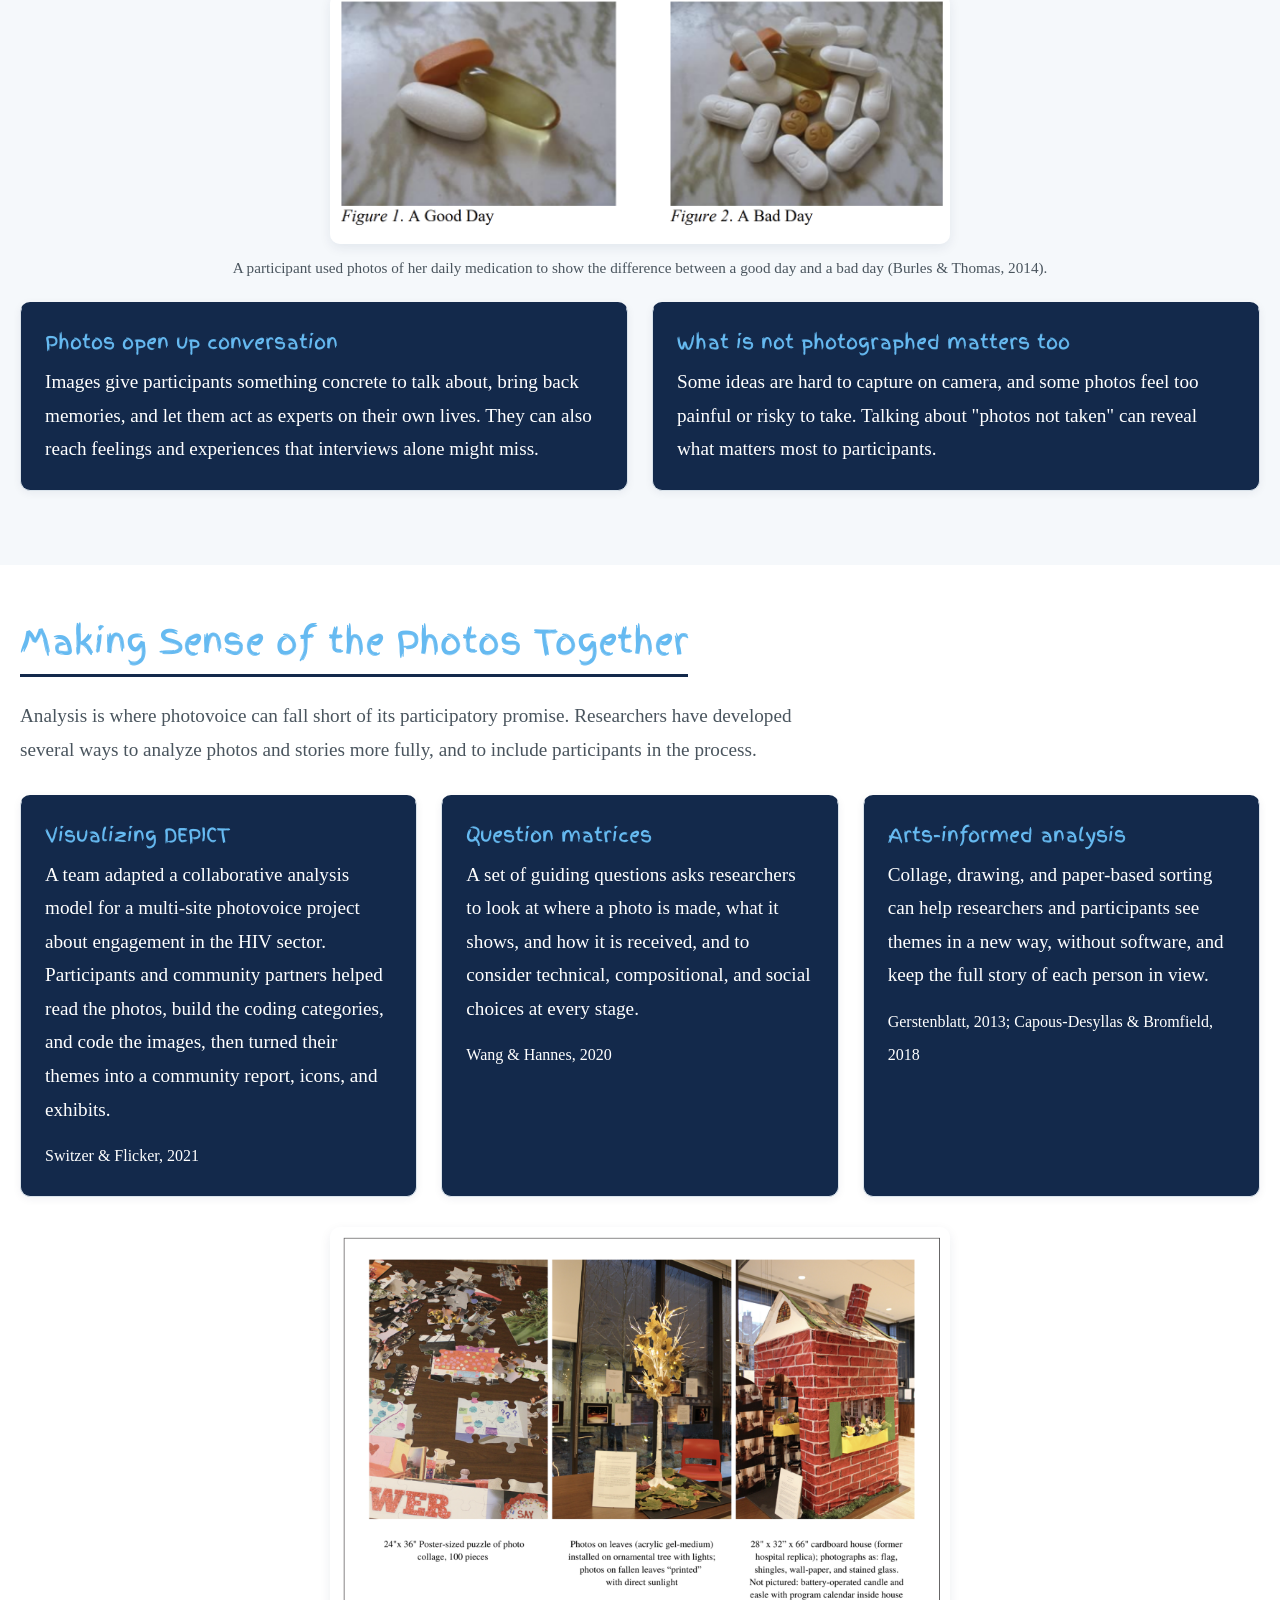
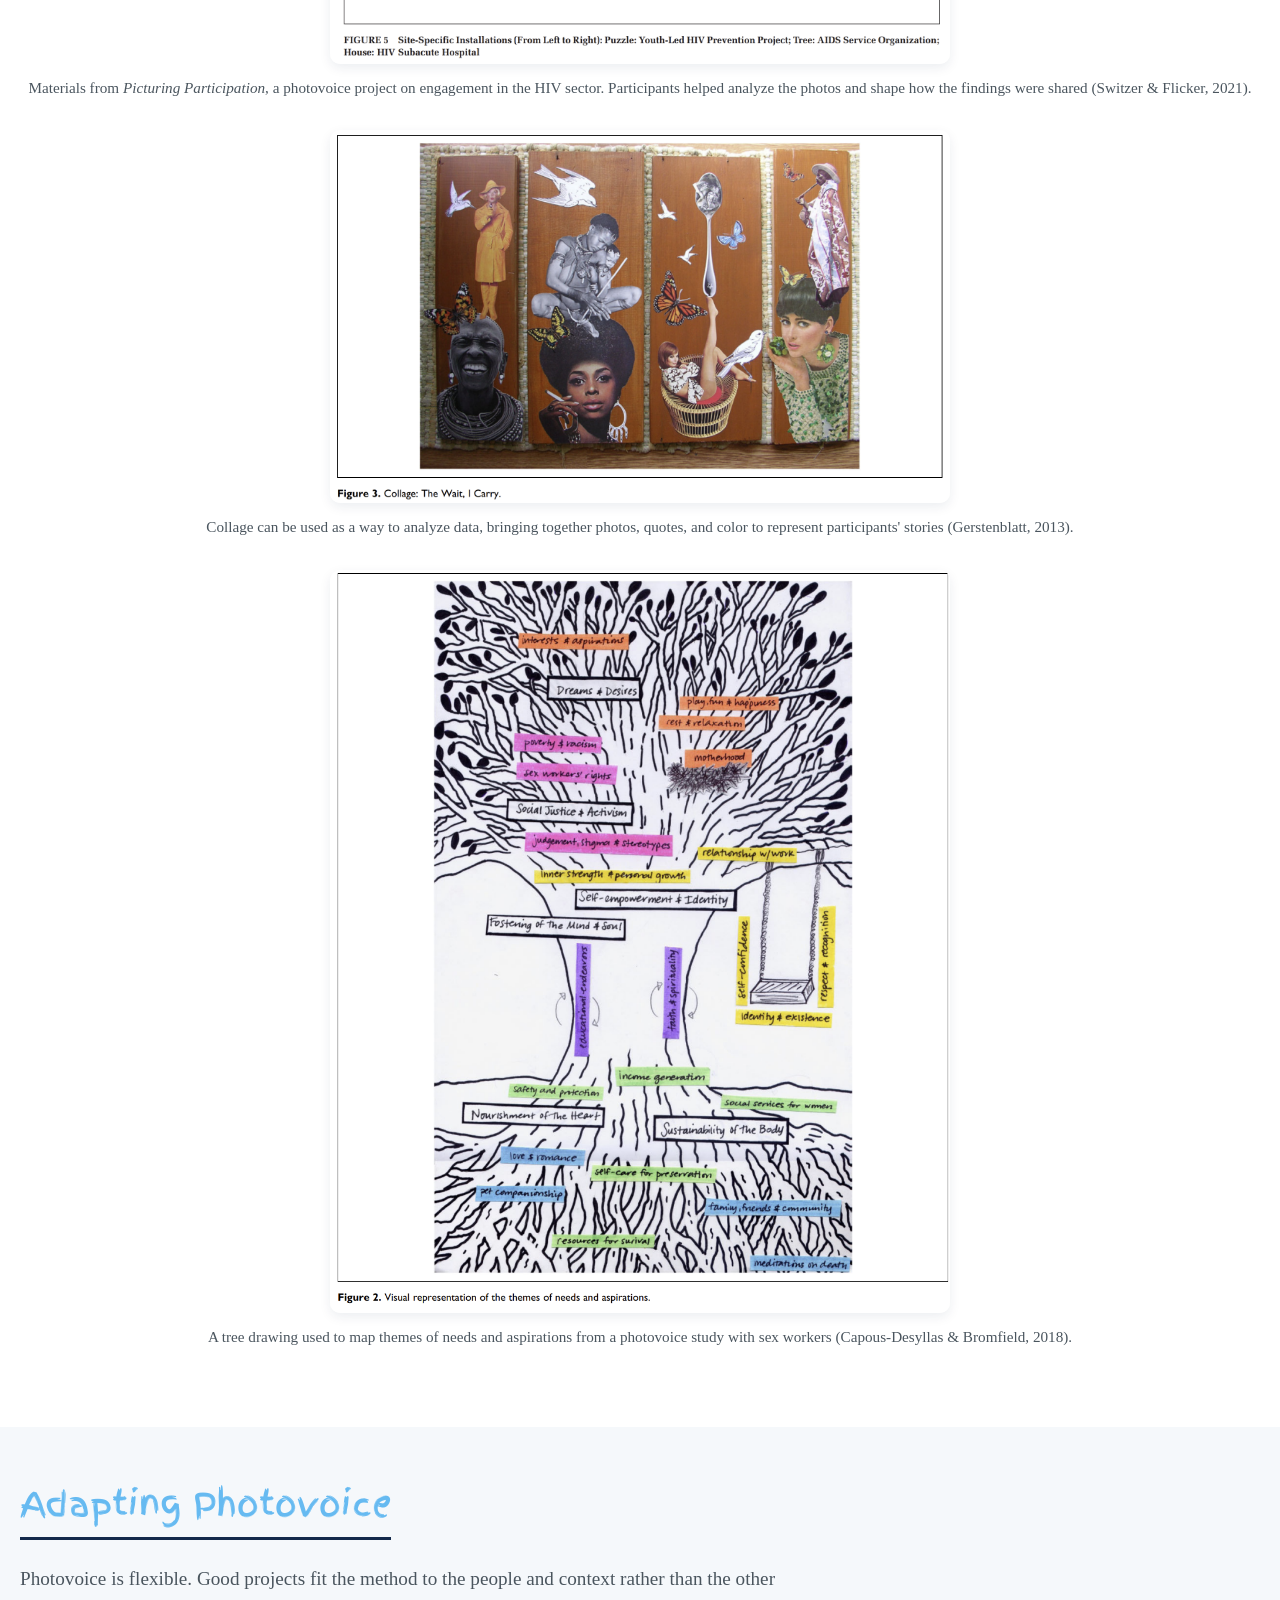
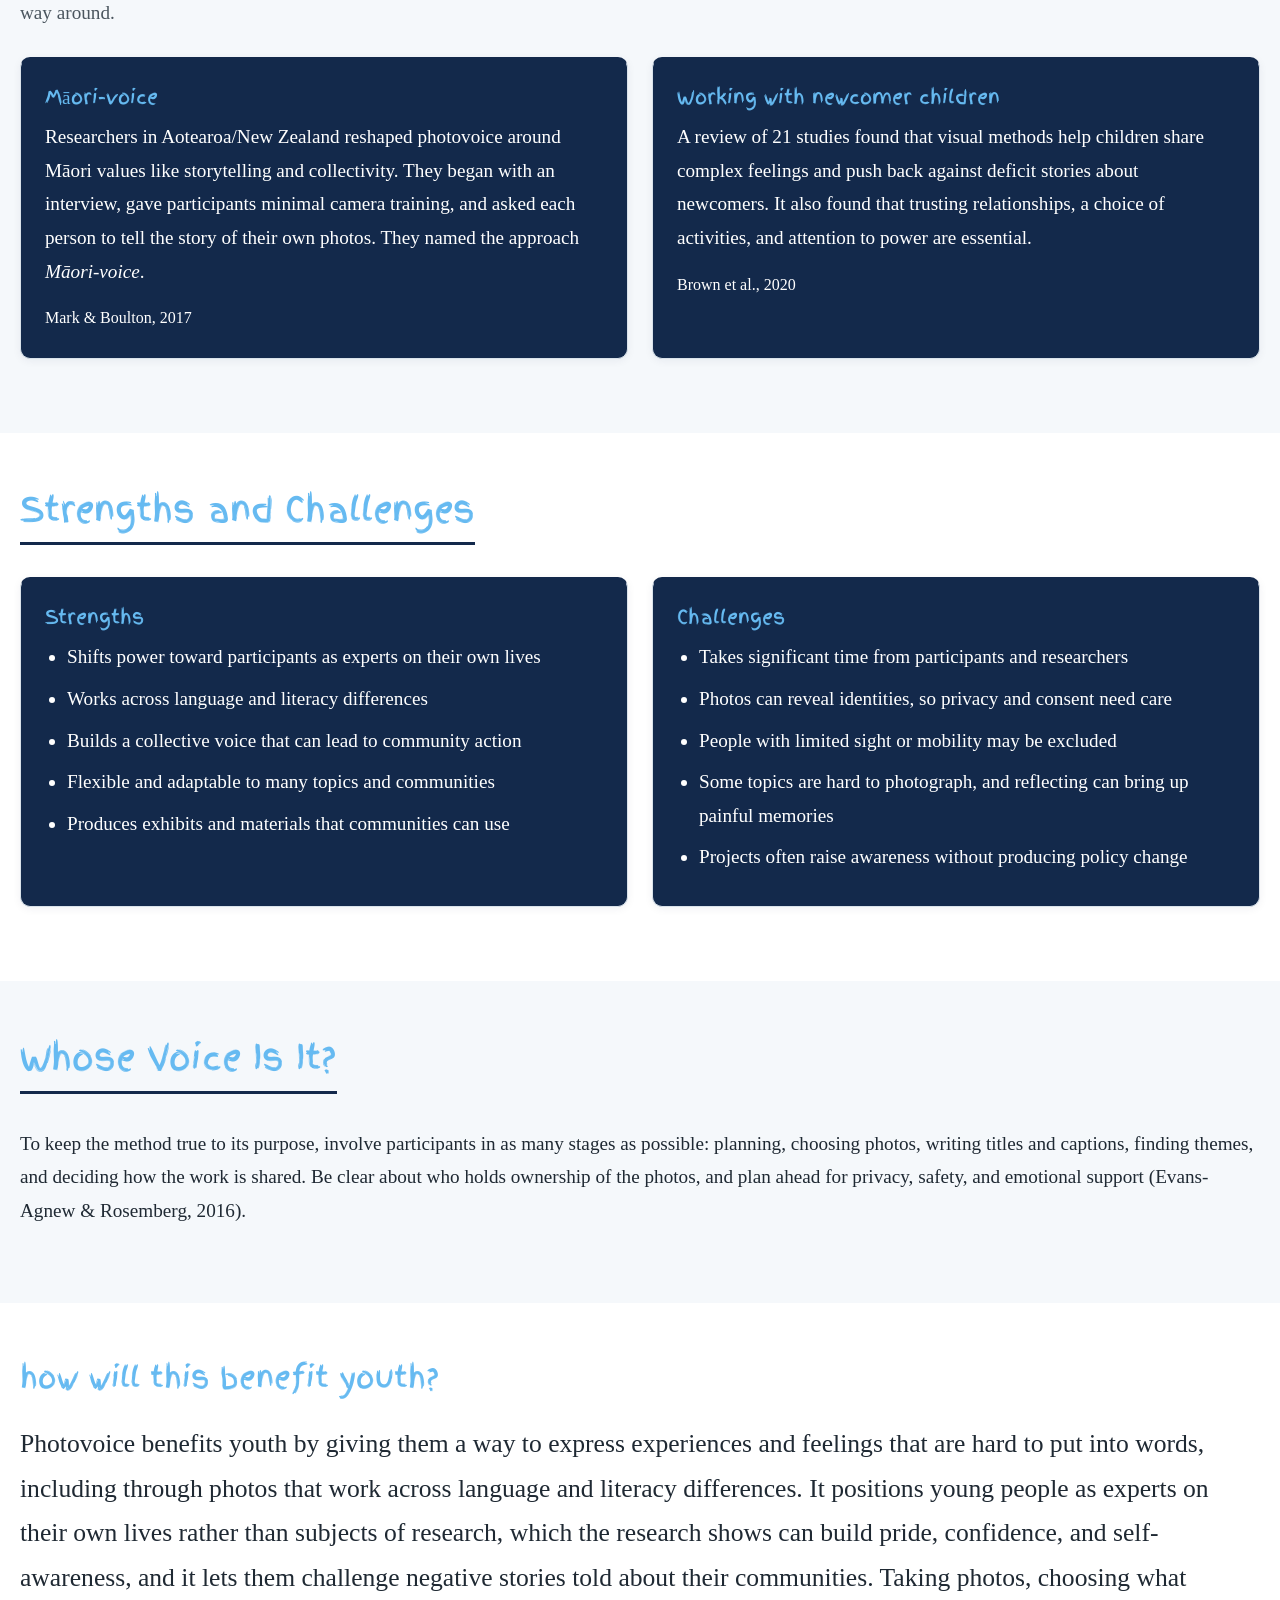
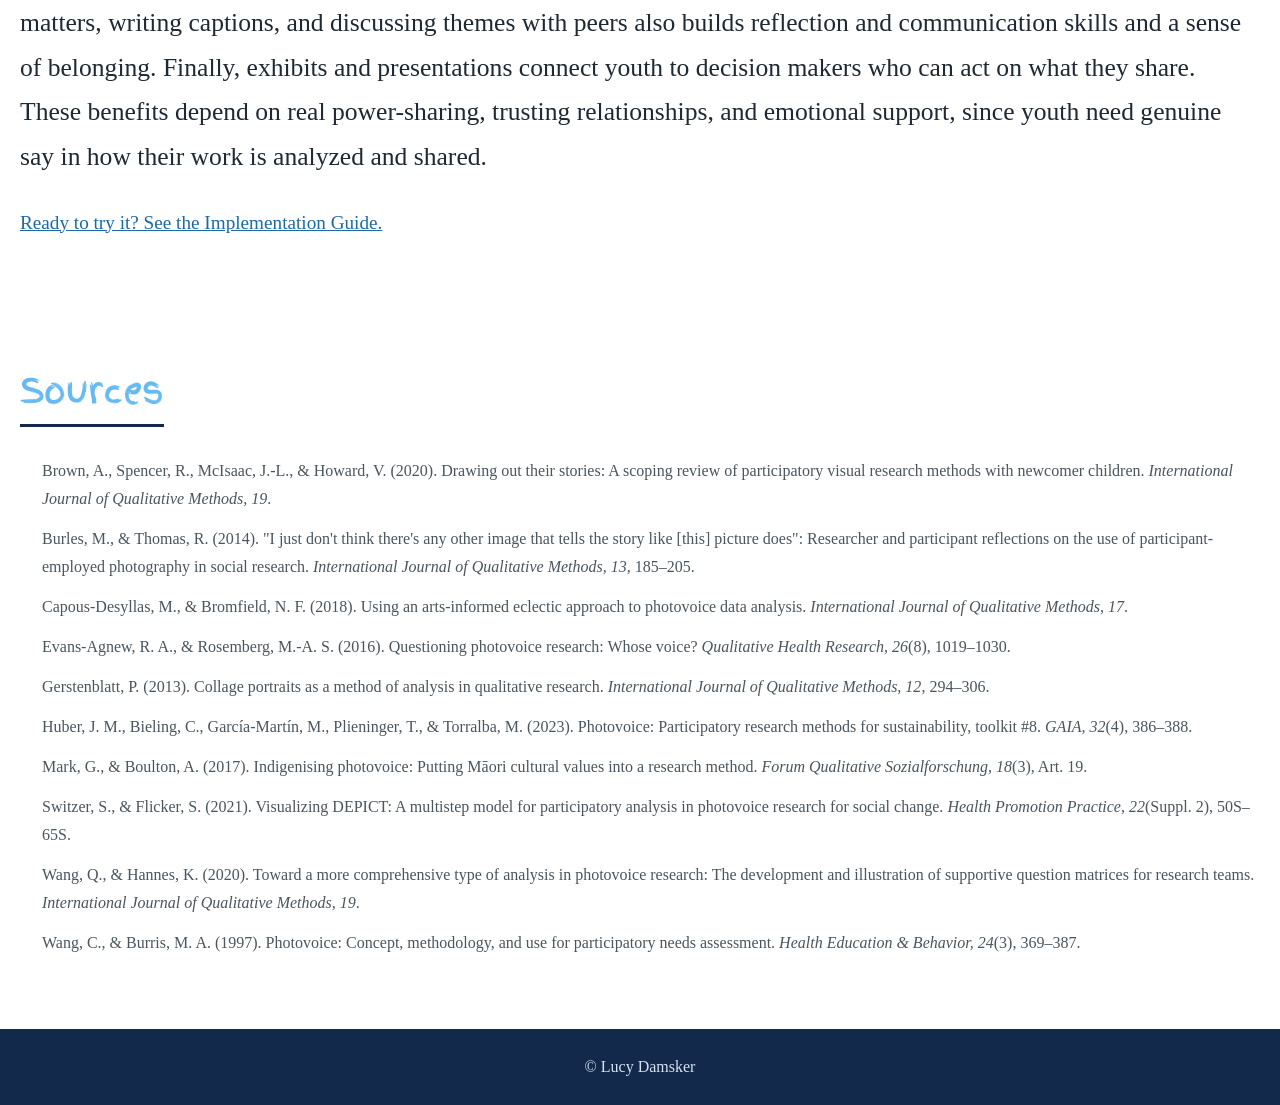
<file: photovoice.html>
<!DOCTYPE html>
<html lang="en">
<head>
  <meta charset="UTF-8">
  <meta name="viewport" content="width=device-width, initial-scale=1.0">
  <title>What is Photovoice? | CARE4Youth</title>
  <link rel="stylesheet" href="styles.css">
</head>
<body>
  <header class="site-header">
    <nav class="navbar">
      <a href="https://carolinaacross100.unc.edu/care4youth/" class="brand" target="_blank" rel="noopener noreferrer">CARE4Youth</a>
      <button class="nav-toggle" aria-label="Toggle navigation" onclick="document.querySelector('.nav-links').classList.toggle('open')">&#9776;</button>
      <ul class="nav-links">
        <li><a href="index.html">Home</a></li>
        <li class="nav-dropdown">
          <details>
            <summary>YPAR</summary>
            <ul class="dropdown-menu">
              <li><a href="ypar.html">What is YPAR?</a></li>
              <li><a href="yparimplement.html">Implementation Guide</a></li>
            </ul>
          </details>
        </li>
        <li class="nav-dropdown">
          <details>
            <summary>Participatory Budgeting</summary>
            <ul class="dropdown-menu">
              <li><a href="budgeting.html">What is Participatory Budgeting?</a></li>
              <li><a href="budgetingimplement.html">Implementation Guide</a></li>
            </ul>
          </details>
        </li>
        <li class="nav-dropdown">
          <details>
            <summary class="active">Photovoice</summary>
            <ul class="dropdown-menu">
              <li><a href="photovoice.html" class="active">What is Photovoice?</a></li>
              <li><a href="photovoiceimplement.html">Implementation Guide</a></li>
            </ul>
          </details>
        </li>
        <li><a href="sources.html">Sources</a></li>
      </ul>
    </nav>
  </header>

  <main>
    <section class="page-header">
      <div class="container">
        <h1>Photovoice</h1>
        <p>Photovoice is an important participatory visual research method that was developed to promote empowerment and give voice to populations experiencing a variety of health and health care contexts.</p>
        <p><a href="photovoiceimplement.html">Implement this in my community.</a></p>
      </div>
    </section>

    <!-- OVERVIEW -->
    <section class="container">
      <h2>What is Photovoice?</h2>
      <p class="section-intro">Photovoice is a research method built on participant-led photography and dialogue. People use cameras to document the issues, strengths, and concerns in their own lives and communities, then talk about their photos together. The photos and the stories behind them become evidence that can be shared with neighbors, organizations, and decision makers.</p>

      <div class="grid two">
        <div class="card">
          <h4>Where it comes from</h4>
          <p>Caroline Wang and Mary Ann Burris introduced the method in the 1990s in a project with rural women in Yunnan Province, China. The women photographed their daily lives and discussed the photos, then shared them with policy makers to advocate for change.</p>
               </div>
        <div class="card">
          <h4>Who uses it</h4>
          <p>Photovoice began in public health and has since been used with youth, people experiencing homelessness, immigrants and newcomer children, people with disabilities, Indigenous communities, and people living with serious illness. More recently it has also been used in sustainability research.</p>
          <p>It is especially well suited to groups whose voices are often left out of research and decision making.</p>
        </div>
      </div>

      <figure class="figure">
        <img src="images/drinksculture.png" alt="Four hands raising cups of coffee together in a toast" class="center-image">
        <figcaption>"Opportunities to share my culture." A photo taken by an international student in a photovoice study (Wang &amp; Hannes, 2020).</figcaption>
      </figure>
    </section>

    <!-- GOALS -->
    <section class="alt">
      <div class="container">
        <h2>Three Goals of Photovoice</h2>
        <p class="section-intro">Wang and Burris described three main aims that guide the method.</p>
        <div class="grid">
          <div class="card">
            <span class="tag">Goal 1</span>
            <h4>Record and reflect</h4>
            <p>Help people document their community's strengths and concerns in their own way.</p>
          </div>
          <div class="card">
            <span class="tag">Goal 2</span>
            <h4>Promote critical dialogue</h4>
            <p>Use small and large group discussions of the photos to build shared understanding of important issues.</p>
          </div>
          <div class="card">
            <span class="tag">Goal 3</span>
            <h4>Reach decision makers</h4>
            <p>Share the photos and stories with policy makers and others who can act, through exhibits, reports, and presentations.</p>
          </div>
        </div>
      </div>
    </section>

    <!-- HOW IT WORKS -->
    <section class="container">
      <h2>How Photovoice Works</h2>
      <p class="section-intro">The original approach follows a fairly set path, but it has been adapted widely. Most projects include some version of these steps.</p>

      <div class="grid two">
        <div class="card">
          <h4>The usual steps</h4>
          <ul class="plain-list">
            <li><strong>1. Plan the project.</strong> Decide the topic, timeline, and guiding questions, ideally with participants.</li>
            <li><strong>2. Recruit and get consent.</strong> Invite participants and gain informed consent for their photos and quotes. People who appear in photos also need to consent.</li>
            <li><strong>3. Train.</strong> Cover the project goals, basic camera skills, and the ethics of photographing other people.</li>
            <li><strong>4. Take photos.</strong> Participants photograph what best represents their experiences, needs, and hopes.</li>
            <li><strong>5. Discuss.</strong> Participants choose photos, give them titles or captions, and talk about their meaning.</li>
            <li><strong>6. Analyze together.</strong> Group the photos into themes.</li>
            <li><strong>7. Share.</strong> Hold an exhibit or present to community members and policy makers.</li>
          </ul>
        </div>
        <div class="card">
          <h4>Questions to guide discussion: SHOWeD</h4>
          <p>Photovoice discussions often use five questions, known as SHOWeD:</p>
          <ul class="plain-list">
            <li><strong>S</strong> What do you <strong>S</strong>ee here?</li>
            <li><strong>H</strong> What is really <strong>H</strong>appening here?</li>
            <li><strong>O</strong> How does this relate to <strong>O</strong>ur lives?</li>
            <li><strong>e</strong> Why does this problem or strength <strong>E</strong>xist?</li>
            <li><strong>D</strong> What can we <strong>D</strong>o about it?</li>
          </ul>
          <p>Some projects add a sixth question: what is missing from this photo?</p>
        </div>
      </div>
    </section>

    <!-- PHOTOS AS DATA -->
    <section class="alt">
      <div class="container">
        <h2>What a Photo Can Say</h2>
        <p class="section-intro">Photos can carry things that are hard to put into words. In a study of young women living with serious illness, participants used photos to show the daily reality of their health, and many said no other way of telling would have worked as well.</p>

        <figure class="figure">
          <img src="images/photovoicepills.png" alt="A participant's photographs of her daily medication" class="center-image">
          <figcaption>A participant used photos of her daily medication to show the difference between a good day and a bad day (Burles &amp; Thomas, 2014).</figcaption>
        </figure>

        <div class="grid two">
          <div class="card">
            <h4>Photos open up conversation</h4>
            <p>Images give participants something concrete to talk about, bring back memories, and let them act as experts on their own lives. They can also reach feelings and experiences that interviews alone might miss.</p>
          </div>
          <div class="card">
            <h4>What is not photographed matters too</h4>
            <p>Some ideas are hard to capture on camera, and some photos feel too painful or risky to take. Talking about "photos not taken" can reveal what matters most to participants.</p>
          </div>
        </div>
      </div>
    </section>

    <!-- ANALYSIS -->
    <section class="container">
      <h2>Making Sense of the Photos Together</h2>
      <p class="section-intro">Analysis is where photovoice can fall short of its participatory promise. Researchers have developed several ways to analyze photos and stories more fully, and to include participants in the process.</p>

      <div class="grid">
        <div class="card">
          <h4>Visualizing DEPICT</h4>
          <p>A team adapted a collaborative analysis model for a multi-site photovoice project about engagement in the HIV sector. Participants and community partners helped read the photos, build the coding categories, and code the images, then turned their themes into a community report, icons, and exhibits.</p>
          <p><small>Switzer &amp; Flicker, 2021</small></p>
        </div>
        <div class="card">
          <h4>Question matrices</h4>
          <p>A set of guiding questions asks researchers to look at where a photo is made, what it shows, and how it is received, and to consider technical, compositional, and social choices at every stage.</p>
          <p><small>Wang &amp; Hannes, 2020</small></p>
        </div>
        <div class="card">
          <h4>Arts-informed analysis</h4>
          <p>Collage, drawing, and paper-based sorting can help researchers and participants see themes in a new way, without software, and keep the full story of each person in view.</p>
          <p><small>Gerstenblatt, 2013; Capous-Desyllas &amp; Bromfield, 2018</small></p>
        </div>
      </div>

      <figure class="figure">
        <img src="images/hivprevent.png" alt="Community-produced materials from a photovoice project on HIV prevention" class="center-image">
        <figcaption>Materials from <em>Picturing Participation</em>, a photovoice project on engagement in the HIV sector. Participants helped analyze the photos and shape how the findings were shared (Switzer &amp; Flicker, 2021).</figcaption>
      </figure>

      <figure class="figure">
        <img src="images/collage.png" alt="A collage created while analyzing photovoice and interview data" class="center-image">
        <figcaption>Collage can be used as a way to analyze data, bringing together photos, quotes, and color to represent participants' stories (Gerstenblatt, 2013).</figcaption>
      </figure>

      <figure class="figure">
        <img src="images/needsaspirations.png" alt="A tree diagram of themes about needs and aspirations" class="center-image">
        <figcaption>A tree drawing used to map themes of needs and aspirations from a photovoice study with sex workers (Capous-Desyllas &amp; Bromfield, 2018).</figcaption>
      </figure>
    </section>

    <!-- ADAPTING -->
    <section class="alt">
      <div class="container">
        <h2>Adapting Photovoice</h2>
        <p class="section-intro">Photovoice is flexible. Good projects fit the method to the people and context rather than the other way around.</p>

        <div class="grid two">
          <div class="card">
            <h4>Māori-voice</h4>
            <p>Researchers in Aotearoa/New Zealand reshaped photovoice around Māori values like storytelling and collectivity. They began with an interview, gave participants minimal camera training, and asked each person to tell the story of their own photos. They named the approach <em>Māori-voice</em>.</p>
            <p><small>Mark &amp; Boulton, 2017</small></p>
          </div>
          <div class="card">
            <h4>Working with newcomer children</h4>
            <p>A review of 21 studies found that visual methods help children share complex feelings and push back against deficit stories about newcomers. It also found that trusting relationships, a choice of activities, and attention to power are essential.</p>
            <p><small>Brown et al., 2020</small></p>
          </div>
        </div>
      </div>
    </section>

    <!-- STRENGTHS / CHALLENGES -->
    <section class="container">
      <h2>Strengths and Challenges</h2>
      <div class="grid two">
        <div class="card">
          <h4>Strengths</h4>
          <ul>
            <li>Shifts power toward participants as experts on their own lives</li>
            <li>Works across language and literacy differences</li>
            <li>Builds a collective voice that can lead to community action</li>
            <li>Flexible and adaptable to many topics and communities</li>
            <li>Produces exhibits and materials that communities can use</li>
          </ul>
        </div>
        <div class="card">
          <h4>Challenges</h4>
          <ul>
            <li>Takes significant time from participants and researchers</li>
            <li>Photos can reveal identities, so privacy and consent need care</li>
            <li>People with limited sight or mobility may be excluded</li>
            <li>Some topics are hard to photograph, and reflecting can bring up painful memories</li>
            <li>Projects often raise awareness without producing policy change</li>
          </ul>
        </div>
      </div>
    </section>

    <!-- WHOSE VOICE -->
    <section class="alt">
      <div class="container">
        <h2>Whose Voice Is It?</h2>
        <p>To keep the method true to its purpose, involve participants in as many stages as possible: planning, choosing photos, writing titles and captions, finding themes, and deciding how the work is shared. Be clear about who holds ownership of the photos, and plan ahead for privacy, safety, and emotional support (Evans-Agnew &amp; Rosemberg, 2016).</p>
      </div>
    </section>

    <div class="container">
      <h3>how will this benefit youth?</h3>
      <p>Photovoice benefits youth by giving them a way to express experiences and feelings that are hard to put into words, including through photos that work across language and literacy differences. It positions young people as experts on their own lives rather than subjects of research, which the research shows can build pride, confidence, and self-awareness, and it lets them challenge negative stories told about their communities. Taking photos, choosing what matters, writing captions, and discussing themes with peers also builds reflection and communication skills and a sense of belonging. Finally, exhibits and presentations connect youth to decision makers who can act on what they share. These benefits depend on real power-sharing, trusting relationships, and emotional support, since youth need genuine say in how their work is analyzed and shared.</p>
     <p><a href="photovoiceimplement.html">Ready to try it? See the Implementation Guide.</a></p>
    </div>

    <!-- SOURCES -->
    <section class="container">
      <h2>Sources</h2>
      <ul class="plain-list small">
        <li>Brown, A., Spencer, R., McIsaac, J.-L., &amp; Howard, V. (2020). Drawing out their stories: A scoping review of participatory visual research methods with newcomer children. <em>International Journal of Qualitative Methods, 19</em>.</li>
        <li>Burles, M., &amp; Thomas, R. (2014). "I just don't think there's any other image that tells the story like [this] picture does": Researcher and participant reflections on the use of participant-employed photography in social research. <em>International Journal of Qualitative Methods, 13</em>, 185&ndash;205.</li>
        <li>Capous-Desyllas, M., &amp; Bromfield, N. F. (2018). Using an arts-informed eclectic approach to photovoice data analysis. <em>International Journal of Qualitative Methods, 17</em>.</li>
        <li>Evans-Agnew, R. A., &amp; Rosemberg, M.-A. S. (2016). Questioning photovoice research: Whose voice? <em>Qualitative Health Research, 26</em>(8), 1019&ndash;1030.</li>
        <li>Gerstenblatt, P. (2013). Collage portraits as a method of analysis in qualitative research. <em>International Journal of Qualitative Methods, 12</em>, 294&ndash;306.</li>
        <li>Huber, J. M., Bieling, C., Garc&iacute;a-Mart&iacute;n, M., Plieninger, T., &amp; Torralba, M. (2023). Photovoice: Participatory research methods for sustainability, toolkit #8. <em>GAIA, 32</em>(4), 386&ndash;388.</li>
        <li>Mark, G., &amp; Boulton, A. (2017). Indigenising photovoice: Putting M&#257;ori cultural values into a research method. <em>Forum Qualitative Sozialforschung, 18</em>(3), Art. 19.</li>
        <li>Switzer, S., &amp; Flicker, S. (2021). Visualizing DEPICT: A multistep model for participatory analysis in photovoice research for social change. <em>Health Promotion Practice, 22</em>(Suppl. 2), 50S&ndash;65S.</li>
        <li>Wang, Q., &amp; Hannes, K. (2020). Toward a more comprehensive type of analysis in photovoice research: The development and illustration of supportive question matrices for research teams. <em>International Journal of Qualitative Methods, 19</em>.</li>
        <li>Wang, C., &amp; Burris, M. A. (1997). Photovoice: Concept, methodology, and use for participatory needs assessment. <em>Health Education &amp; Behavior, 24</em>(3), 369&ndash;387.</li>
      </ul>
    </section>
  </main>




  </main>

  <footer class="site-footer">
    <p>&copy; Lucy Damsker</p>
  </footer>

  <script>
    document.querySelectorAll('a[href]').forEach((link) => {
      const href = link.getAttribute('href');
      if (!href) return;
      if (href.startsWith('http://') || href.startsWith('https://') || href.startsWith('mailto:') || href.startsWith('//')) {
        link.setAttribute('target', '_blank');
        link.setAttribute('rel', 'noopener noreferrer');
      }
    });
  </script></body>
</html>
</html>
</file>
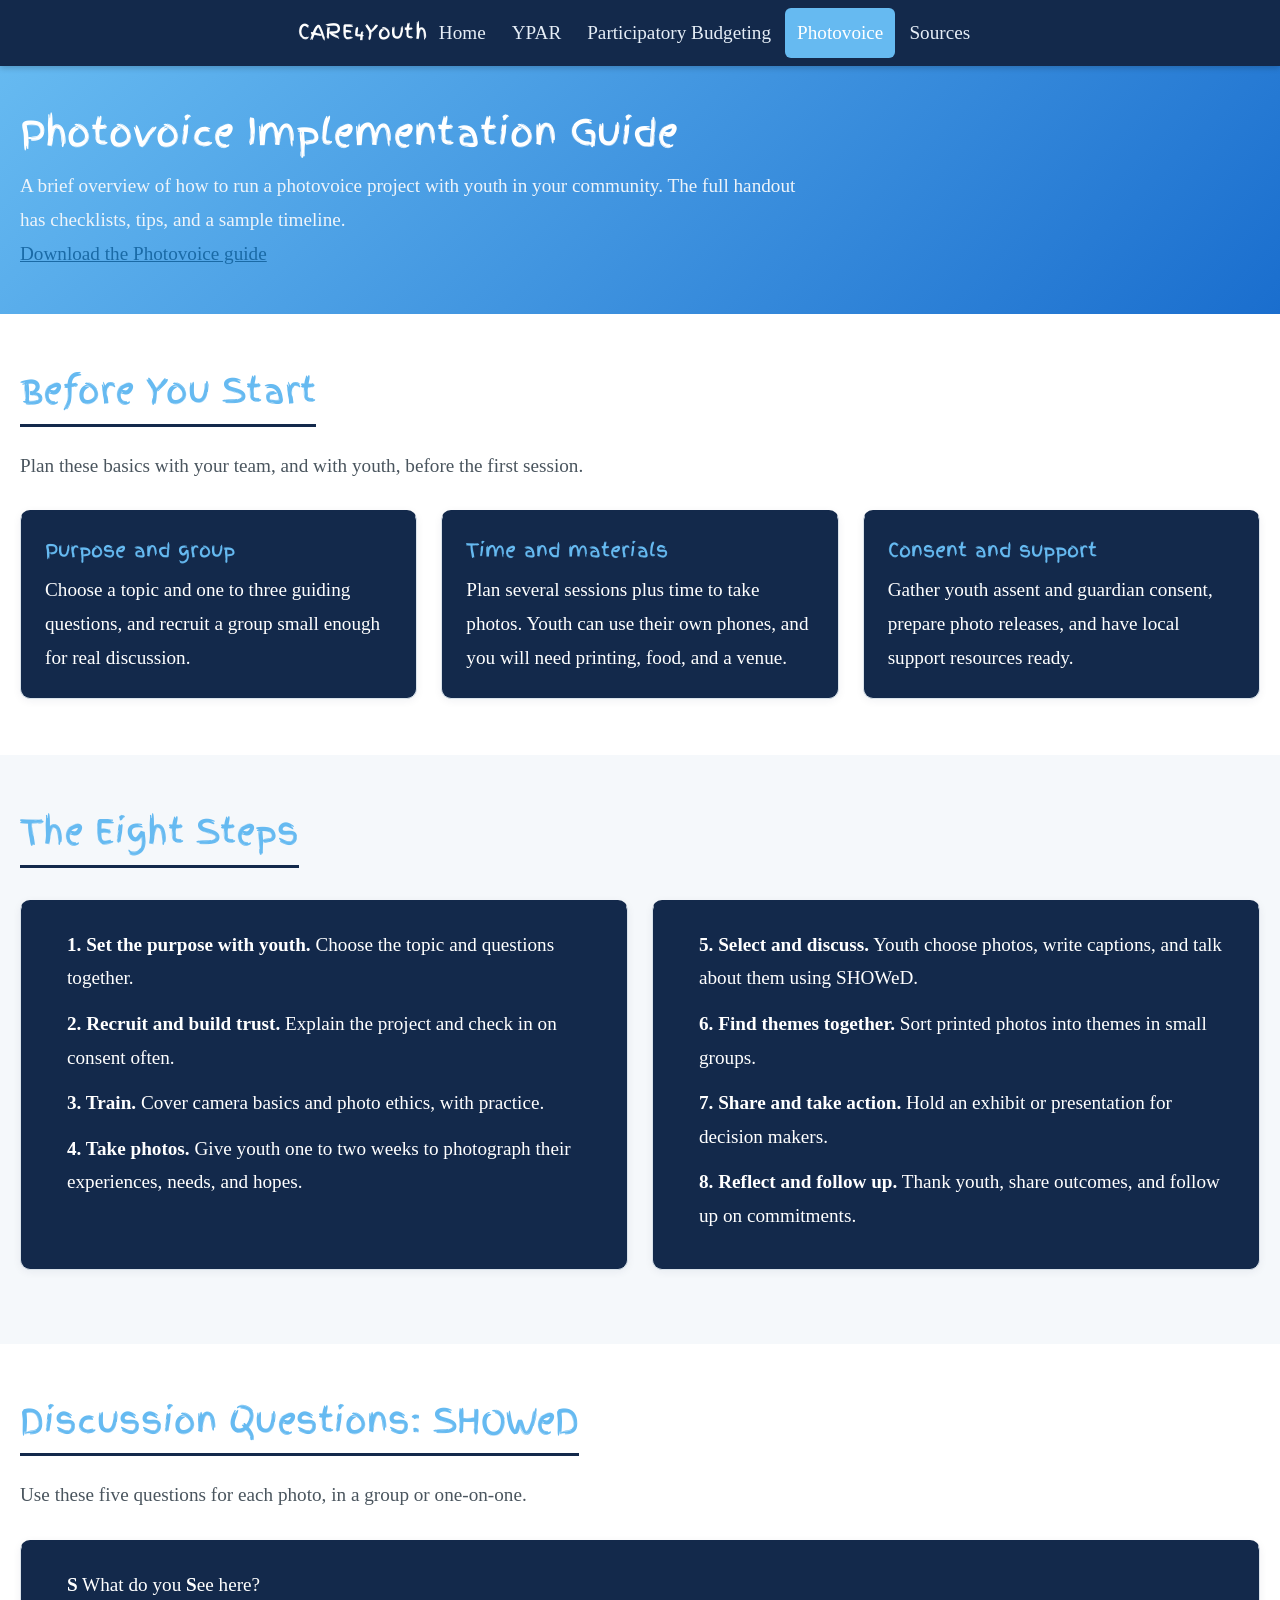
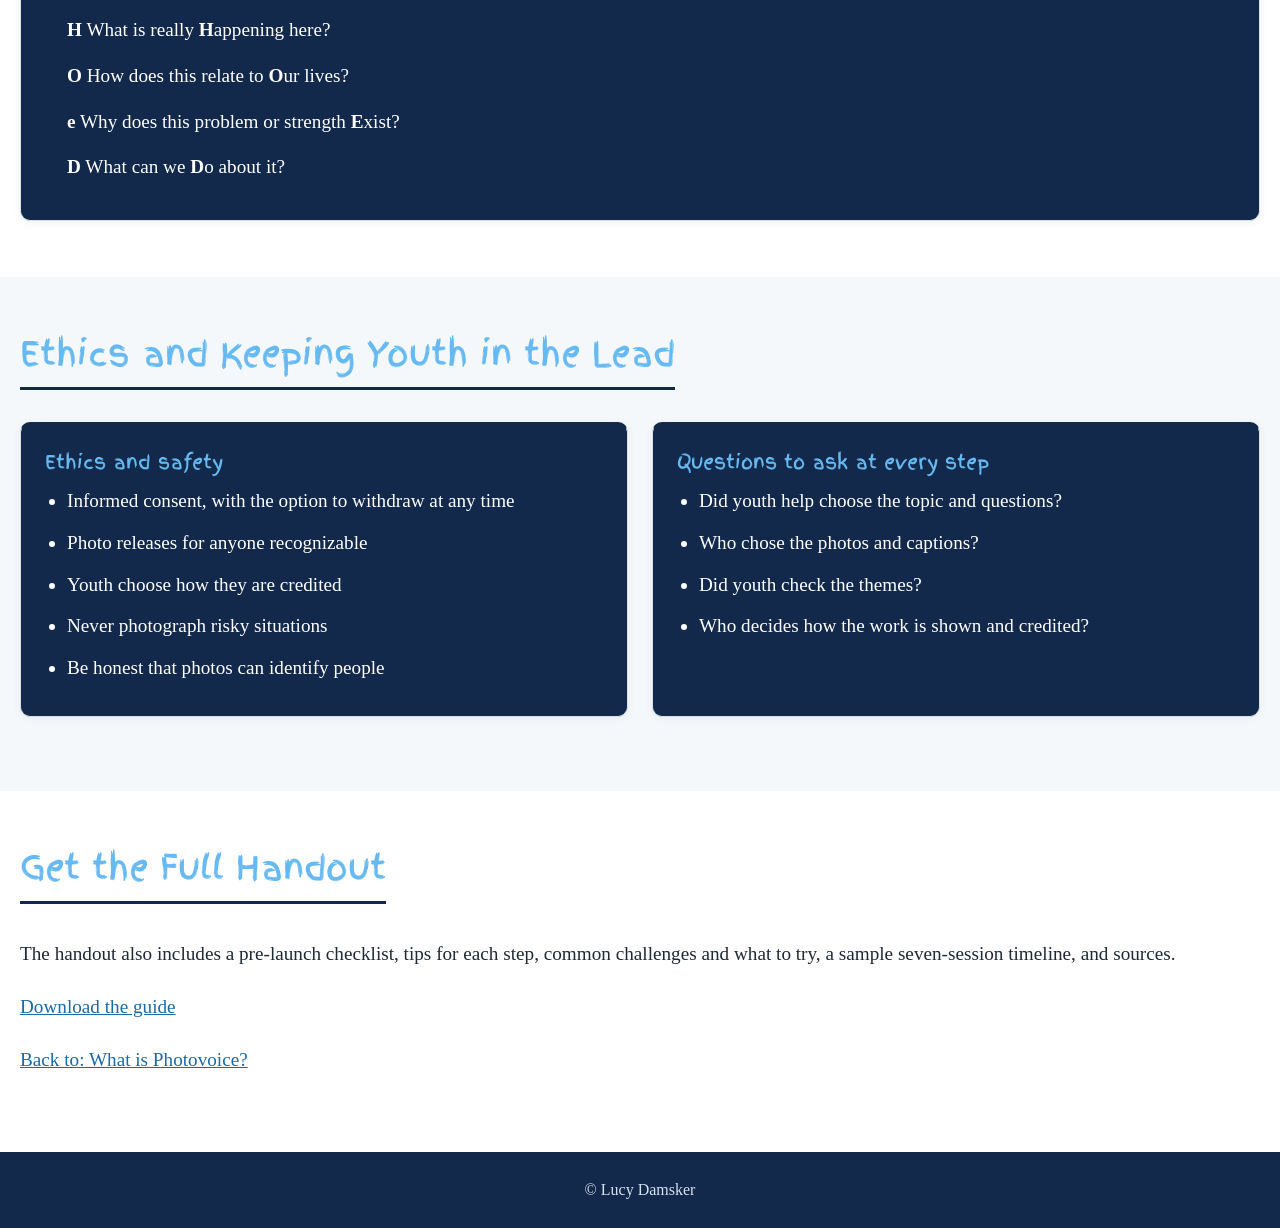
<file: photovoiceimplement.html>
<!DOCTYPE html>
<html lang="en">
<head>
  <meta charset="UTF-8">
  <meta name="viewport" content="width=device-width, initial-scale=1.0">
  <title>Photovoice Implementation Guide | CARE4Youth</title>
  <link rel="stylesheet" href="styles.css">
</head>
<body>
  <header class="site-header">
    <nav class="navbar">
      <a href="https://carolinaacross100.unc.edu/care4youth/" class="brand" target="_blank" rel="noopener noreferrer">CARE4Youth</a>
      <button class="nav-toggle" aria-label="Toggle navigation" onclick="document.querySelector('.nav-links').classList.toggle('open')">&#9776;</button>
      <ul class="nav-links">
        <li><a href="index.html">Home</a></li>
        <li class="nav-dropdown">
          <details>
            <summary>YPAR</summary>
            <ul class="dropdown-menu">
              <li><a href="ypar.html">What is YPAR?</a></li>
              <li><a href="yparimplement.html">Implementation Guide</a></li>
            </ul>
          </details>
        </li>
        <li class="nav-dropdown">
          <details>
            <summary>Participatory Budgeting</summary>
            <ul class="dropdown-menu">
              <li><a href="budgeting.html">What is Participatory Budgeting?</a></li>
              <li><a href="budgetingimplement.html">Implementation Guide</a></li>
            </ul>
          </details>
        </li>
        <li class="nav-dropdown">
          <details>
            <summary class="active">Photovoice</summary>
            <ul class="dropdown-menu">
              <li><a href="photovoice.html">What is Photovoice?</a></li>
              <li><a href="photovoiceimplement.html" class="active">Implementation Guide</a></li>
            </ul>
          </details>
        </li>
        <li><a href="sources.html">Sources</a></li>
      </ul>
    </nav>
  </header>

  <main>
    <section class="page-header">
      <div class="container">
        <h1>Photovoice Implementation Guide</h1>
        <p>A brief overview of how to run a photovoice project with youth in your community. The full handout has checklists, tips, and a sample timeline.</p>
        <p><a href="Photovoice_handout.docx" download>Download the Photovoice guide</a></p>
      </div>
    </section>

    <section class="container">
      <h2>Before You Start</h2>
      <p class="section-intro">Plan these basics with your team, and with youth, before the first session.</p>
      <div class="grid">
        <div class="card">
          <h4>Purpose and group</h4>
          <p>Choose a topic and one to three guiding questions, and recruit a group small enough for real discussion.</p>
        </div>
        <div class="card">
          <h4>Time and materials</h4>
          <p>Plan several sessions plus time to take photos. Youth can use their own phones, and you will need printing, food, and a venue.</p>
        </div>
        <div class="card">
          <h4>Consent and support</h4>
          <p>Gather youth assent and guardian consent, prepare photo releases, and have local support resources ready.</p>
        </div>
      </div>
    </section>

    <section class="alt">
      <div class="container">
        <h2>The Eight Steps</h2>
        <div class="grid two">
          <div class="card">
            <ul class="plain-list">
              <li><strong>1. Set the purpose with youth.</strong> Choose the topic and questions together.</li>
              <li><strong>2. Recruit and build trust.</strong> Explain the project and check in on consent often.</li>
              <li><strong>3. Train.</strong> Cover camera basics and photo ethics, with practice.</li>
              <li><strong>4. Take photos.</strong> Give youth one to two weeks to photograph their experiences, needs, and hopes.</li>
            </ul>
          </div>
          <div class="card">
            <ul class="plain-list">
              <li><strong>5. Select and discuss.</strong> Youth choose photos, write captions, and talk about them using SHOWeD.</li>
              <li><strong>6. Find themes together.</strong> Sort printed photos into themes in small groups.</li>
              <li><strong>7. Share and take action.</strong> Hold an exhibit or presentation for decision makers.</li>
              <li><strong>8. Reflect and follow up.</strong> Thank youth, share outcomes, and follow up on commitments.</li>
            </ul>
          </div>
        </div>
      </div>
    </section>

    <section class="container">
      <h2>Discussion Questions: SHOWeD</h2>
      <p class="section-intro">Use these five questions for each photo, in a group or one-on-one.</p>
      <div class="card">
        <ul class="plain-list">
          <li><strong>S</strong> What do you <strong>S</strong>ee here?</li>
          <li><strong>H</strong> What is really <strong>H</strong>appening here?</li>
          <li><strong>O</strong> How does this relate to <strong>O</strong>ur lives?</li>
          <li><strong>e</strong> Why does this problem or strength <strong>E</strong>xist?</li>
          <li><strong>D</strong> What can we <strong>D</strong>o about it?</li>
        </ul>
      </div>
    </section>

    <section class="alt">
      <div class="container">
        <h2>Ethics and Keeping Youth in the Lead</h2>
        <div class="grid two">
          <div class="card">
            <h4>Ethics and safety</h4>
            <ul>
              <li>Informed consent, with the option to withdraw at any time</li>
              <li>Photo releases for anyone recognizable</li>
              <li>Youth choose how they are credited</li>
              <li>Never photograph risky situations</li>
              <li>Be honest that photos can identify people</li>
            </ul>
          </div>
          <div class="card">
            <h4>Questions to ask at every step</h4>
            <ul>
              <li>Did youth help choose the topic and questions?</li>
              <li>Who chose the photos and captions?</li>
              <li>Did youth check the themes?</li>
              <li>Who decides how the work is shown and credited?</li>
            </ul>
          </div>
        </div>
      </div>
    </section>

    <section class="container">
      <h2>Get the Full Handout</h2>
      <p>The handout also includes a pre-launch checklist, tips for each step, common challenges and what to try, a sample seven-session timeline, and sources.</p>
      <p><a href="Photovoice_handout.docx" download>Download the guide</a></p>
      <p><a href="photovoice.html">Back to: What is Photovoice?</a></p>
    </section>
  </main>

  <footer class="site-footer">
    <p>&copy; Lucy Damsker</p>
  </footer>

  <script>
    document.querySelectorAll('a[href]').forEach((link) => {
      const href = link.getAttribute('href');
      if (!href) return;
      if (href.startsWith('http://') || href.startsWith('https://') || href.startsWith('mailto:') || href.startsWith('//')) {
        link.setAttribute('target', '_blank');
        link.setAttribute('rel', 'noopener noreferrer');
      }
    });
  </script></body>
</html>
</file>
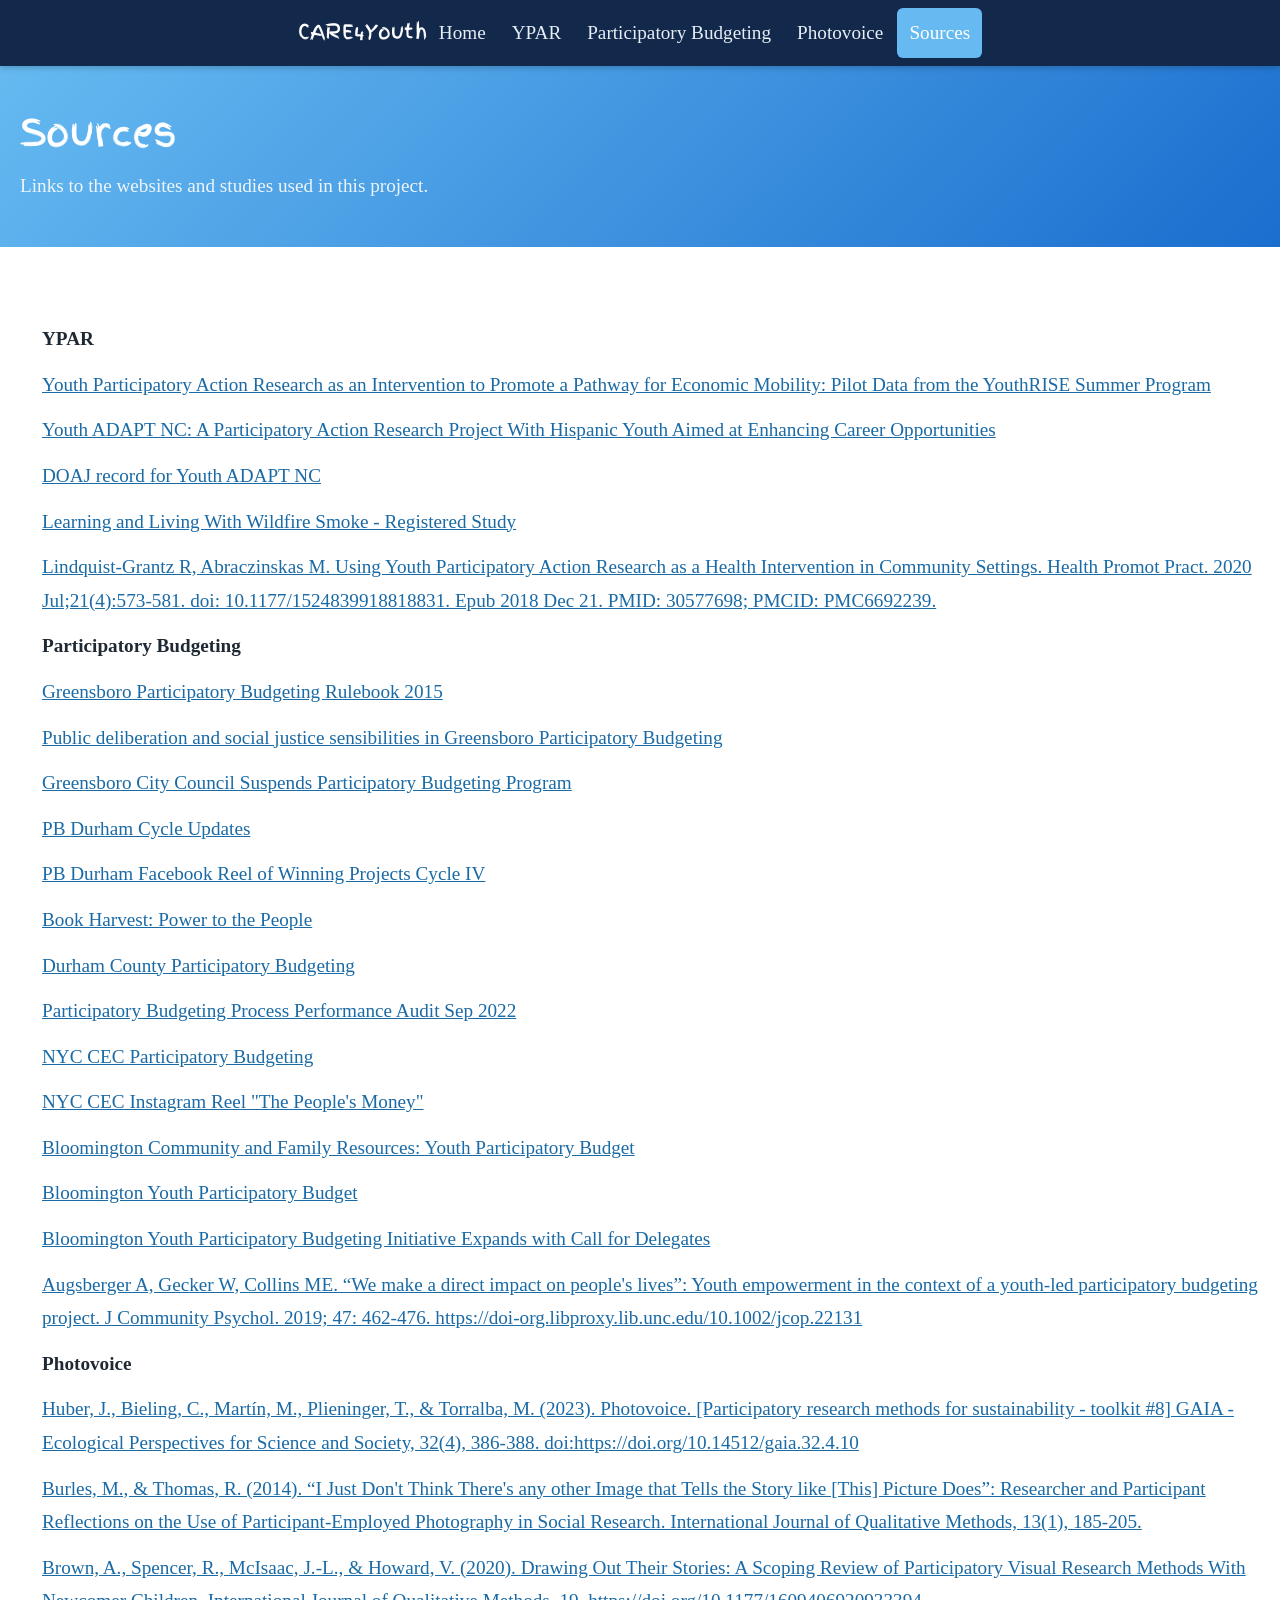
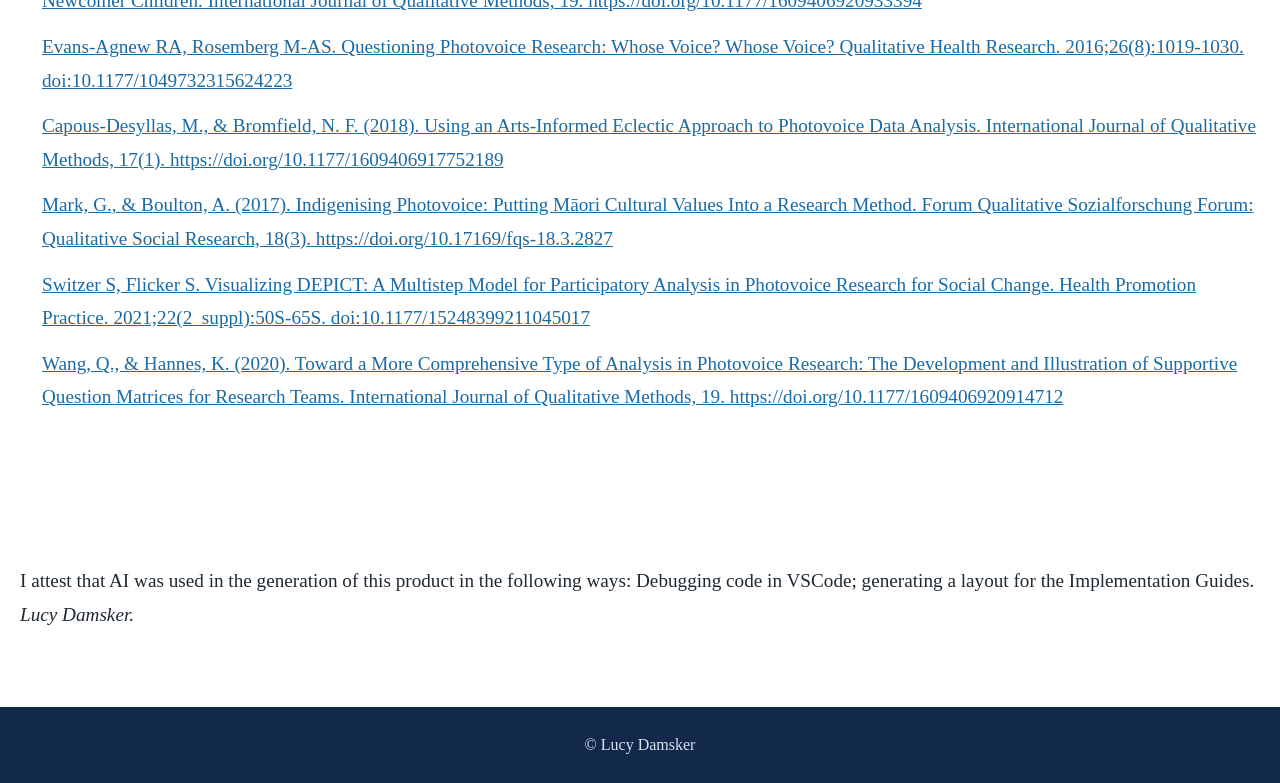
<file: sources.html>
<!DOCTYPE html>
<html lang="en">
<head>
  <meta charset="UTF-8">
  <meta name="viewport" content="width=device-width, initial-scale=1.0">
  <title>Sources | CARE4Youth</title>
  <link rel="stylesheet" href="styles.css">
</head>
<body>

  <header class="site-header">
    <nav class="navbar">
      <a href="https://carolinaacross100.unc.edu/care4youth/" class="brand" target="_blank" rel="noopener noreferrer">CARE4Youth</a>
      <button class="nav-toggle" aria-label="Toggle navigation" onclick="document.querySelector('.nav-links').classList.toggle('open')">&#9776;</button>
      <ul class="nav-links">
        <li><a href="index.html">Home</a></li>
        <li class="nav-dropdown">
          <details>
            <summary>YPAR</summary>
            <ul class="dropdown-menu">
              <li><a href="ypar.html">What is YPAR?</a></li>
              <li><a href="yparimplement.html">Implementation Guide</a></li>
            </ul>
          </details>
        </li>
        <li class="nav-dropdown">
          <details>
            <summary>Participatory Budgeting</summary>
            <ul class="dropdown-menu">
              <li><a href="budgeting.html">What is Participatory Budgeting?</a></li>
              <li><a href="budgetingimplement.html">Implementation Guide</a></li>
            </ul>
          </details>
        </li>
        <li><a href="photovoice.html">Photovoice</a></li>
        <li><a href="sources.html" class="active">Sources</a></li>
      </ul>
    </nav>
  </header>

  <main>
    <section class="page-header">
      <div class="container">
        <h1>Sources</h1>
        <p>Links to the websites and studies used in this project.</p>
      </div>
    </section>

    <section class="container" id="source-links">
      <ul class="plain-list">
        <li><strong>YPAR</strong></li>
        <li><a href="https://www.wssu.edu/academics/colleges-and-departments/college-of-arts-sciences-education/center-for-study-of-economic-mobility/_files/documents/policy-brief-volume-2-issue-5_asof_oct22.pdf">Youth Participatory Action Research as an Intervention to Promote a Pathway for
Economic Mobility: Pilot Data from the YouthRISE Summer Program</a></li>
        <li><a href="https://storage.googleapis.com/jnl-s-j-jces-files/journals/1/articles/205/62e43acdd28a1.pdf">Youth ADAPT NC: A Participatory Action Research Project With Hispanic Youth Aimed at Enhancing Career Opportunities</a></li>
        <li><a href="https://doaj.org/article/88c97c18964b4ba083d352126ab9a862">DOAJ record for Youth ADAPT NC</a></li>
        <li><a href="https://clinicaltrials.gov/study/NCT06322966">Learning and Living With Wildfire Smoke - Registered Study</a></li>
        <li><a href="https://pmc.ncbi.nlm.nih.gov/articles/PMC6692239/">Lindquist-Grantz R, Abraczinskas M. Using Youth Participatory Action Research as a Health Intervention in Community Settings. Health Promot Pract. 2020 Jul;21(4):573-581. doi: 10.1177/1524839918818831. Epub 2018 Dec 21. PMID: 30577698; PMCID: PMC6692239.</a></li>
        <li><strong>Participatory Budgeting</strong></li>
        <li><a href="https://www.participatorybudgeting.org/wp-content/uploads/2016/10/Greensboro2015Rulebook_PBP.pdf">Greensboro Participatory Budgeting Rulebook 2015</a></li>
        <li><a href="https://doi.org/10.1080/14791420.2020.1746371">Public deliberation and social justice sensibilities in Greensboro Participatory Budgeting</a></li>
        <li><a href="https://greensboro.com/news/local/government-politics/article_e94a8f1c-1f39-11ee-b8cb-7f1a0210b515.html">Greensboro City Council Suspends Participatory Budgeting Program</a></li>
        <li><a href="https://www.pbdurham.org/pb-cycle-updates">PB Durham Cycle Updates</a></li>
        <li><a href="https://www.facebook.com/reel/1304525094877121">PB Durham Facebook Reel of Winning Projects Cycle IV</a></li>
        <li><a href="https://www.bookharvest.org/post/power-to-the-people">Book Harvest: Power to the People</a></li>
        <li><a href="https://www.durhamnc.gov/3747/Participatory-Budgeting">Durham County Participatory Budgeting</a></li>
        <li><a href="https://www.durhamnc.gov/DocumentCenter/View/46652/Participatory-Budgeting-Process-Performance-Audit_final-.pdf">Participatory Budgeting Process Performance Audit Sep 2022</a></li>
        <li><a href="https://www.nyc.gov/site/civicengagement/our-programs/participatory-budgeting.page">NYC CEC Participatory Budgeting</a></li>
        <li><a href="https://www.instagram.com/reel/DfXgqrsiJ8O/">NYC CEC Instagram Reel "The People's Money"</a></li>
        <li><a href="https://bloomington.in.gov/success/2019/04/23/4250">Bloomington Community and Family Resources: Youth Participatory Budget</a></li>
        <li><a href="https://bloomington.in.gov/boards/status-of-children/ypb">Bloomington Youth Participatory Budget</a></li>
        <li><a href="https://bloomington.in.gov/news/2019/05/10/4080">Bloomington Youth Participatory Budgeting Initiative Expands with Call for Delegates</a></li>
        <li><a href="https://onlinelibrary.wiley.com/doi/abs/10.1002/jcop.22131">Augsberger A, Gecker W, Collins ME. “We make a direct impact on people's lives”: Youth empowerment in the context of a youth-led participatory budgeting project. J Community Psychol. 2019; 47: 462-476. https://doi-org.libproxy.lib.unc.edu/10.1002/jcop.22131</a></li>
        <li><strong>Photovoice</strong></li>
        <li><a href="https://www.ingentaconnect.com/content/oekom/gaia/2023/00000032/00000004/art00009">Huber, J., Bieling, C., Martín, M., Plieninger, T., & Torralba, M. (2023). Photovoice. [Participatory research methods for sustainability - toolkit #8] GAIA - Ecological Perspectives for Science and Society, 32(4), 386-388. doi:https://doi.org/10.14512/gaia.32.4.10</a></li>
        <li><a href="https://doi.org/10.1177/160940691401300107">Burles, M., & Thomas, R. (2014). “I Just Don't Think There's any other Image that Tells the Story like [This] Picture Does”: Researcher and Participant Reflections on the Use of Participant-Employed Photography in Social Research. International Journal of Qualitative Methods, 13(1), 185-205.</a></li>
        <li><a href="https://doi.org/10.1177/1609406920933394">Brown, A., Spencer, R., McIsaac, J.-L., & Howard, V. (2020). Drawing Out Their Stories: A Scoping Review of Participatory Visual Research Methods With Newcomer Children. International Journal of Qualitative Methods, 19. https://doi.org/10.1177/1609406920933394</a></li>
        <li><a href="https://doi.org/10.1177/1049732315624223">Evans-Agnew RA, Rosemberg M-AS. Questioning Photovoice Research: Whose Voice? Whose Voice? Qualitative Health Research. 2016;26(8):1019-1030. doi:10.1177/1049732315624223</a></li>
        <li><a href="https://doi.org/10.1177/1609406917752189">Capous-Desyllas, M., & Bromfield, N. F. (2018). Using an Arts-Informed Eclectic Approach to Photovoice Data Analysis. International Journal of Qualitative Methods, 17(1). https://doi.org/10.1177/1609406917752189</a></li>
        <li><a href="https://doi.org/10.17169/fqs-18.3.2827">Mark, G., & Boulton, A. (2017). Indigenising Photovoice: Putting Māori Cultural Values Into a Research Method. Forum Qualitative Sozialforschung Forum: Qualitative Social Research, 18(3). https://doi.org/10.17169/fqs-18.3.2827</a></li>
        <li><a href="https://doi.org/10.1177/15248399211045017">Switzer S, Flicker S. Visualizing DEPICT: A Multistep Model for Participatory Analysis in Photovoice Research for Social Change. Health Promotion Practice. 2021;22(2_suppl):50S-65S. doi:10.1177/15248399211045017</a></li>
        <li><a href="https://doi.org/10.1177/1609406920914712">Wang, Q., & Hannes, K. (2020). Toward a More Comprehensive Type of Analysis in Photovoice Research: The Development and Illustration of Supportive Question Matrices for Research Teams. International Journal of Qualitative Methods, 19. https://doi.org/10.1177/1609406920914712</a></li>
      </ul>
    </section>

    <div class="container">
    <p>I attest that AI was used in the generation of this product in the following ways: Debugging code in VSCode; generating a layout for the Implementation Guides. <em>Lucy Damsker.</em></p>
  </main>
</div>

  <footer class="site-footer">
    <p>&copy; Lucy Damsker</p>
  </footer>

  <script>
    document.querySelectorAll('a[href]').forEach((link) => {
      const href = link.getAttribute('href');
      if (!href) return;
      if (href.startsWith('http://') || href.startsWith('https://') || href.startsWith('mailto:') || href.startsWith('//')) {
        link.setAttribute('target', '_blank');
        link.setAttribute('rel', 'noopener noreferrer');
      }
    });
  </script>
</body>
</html>
</file>
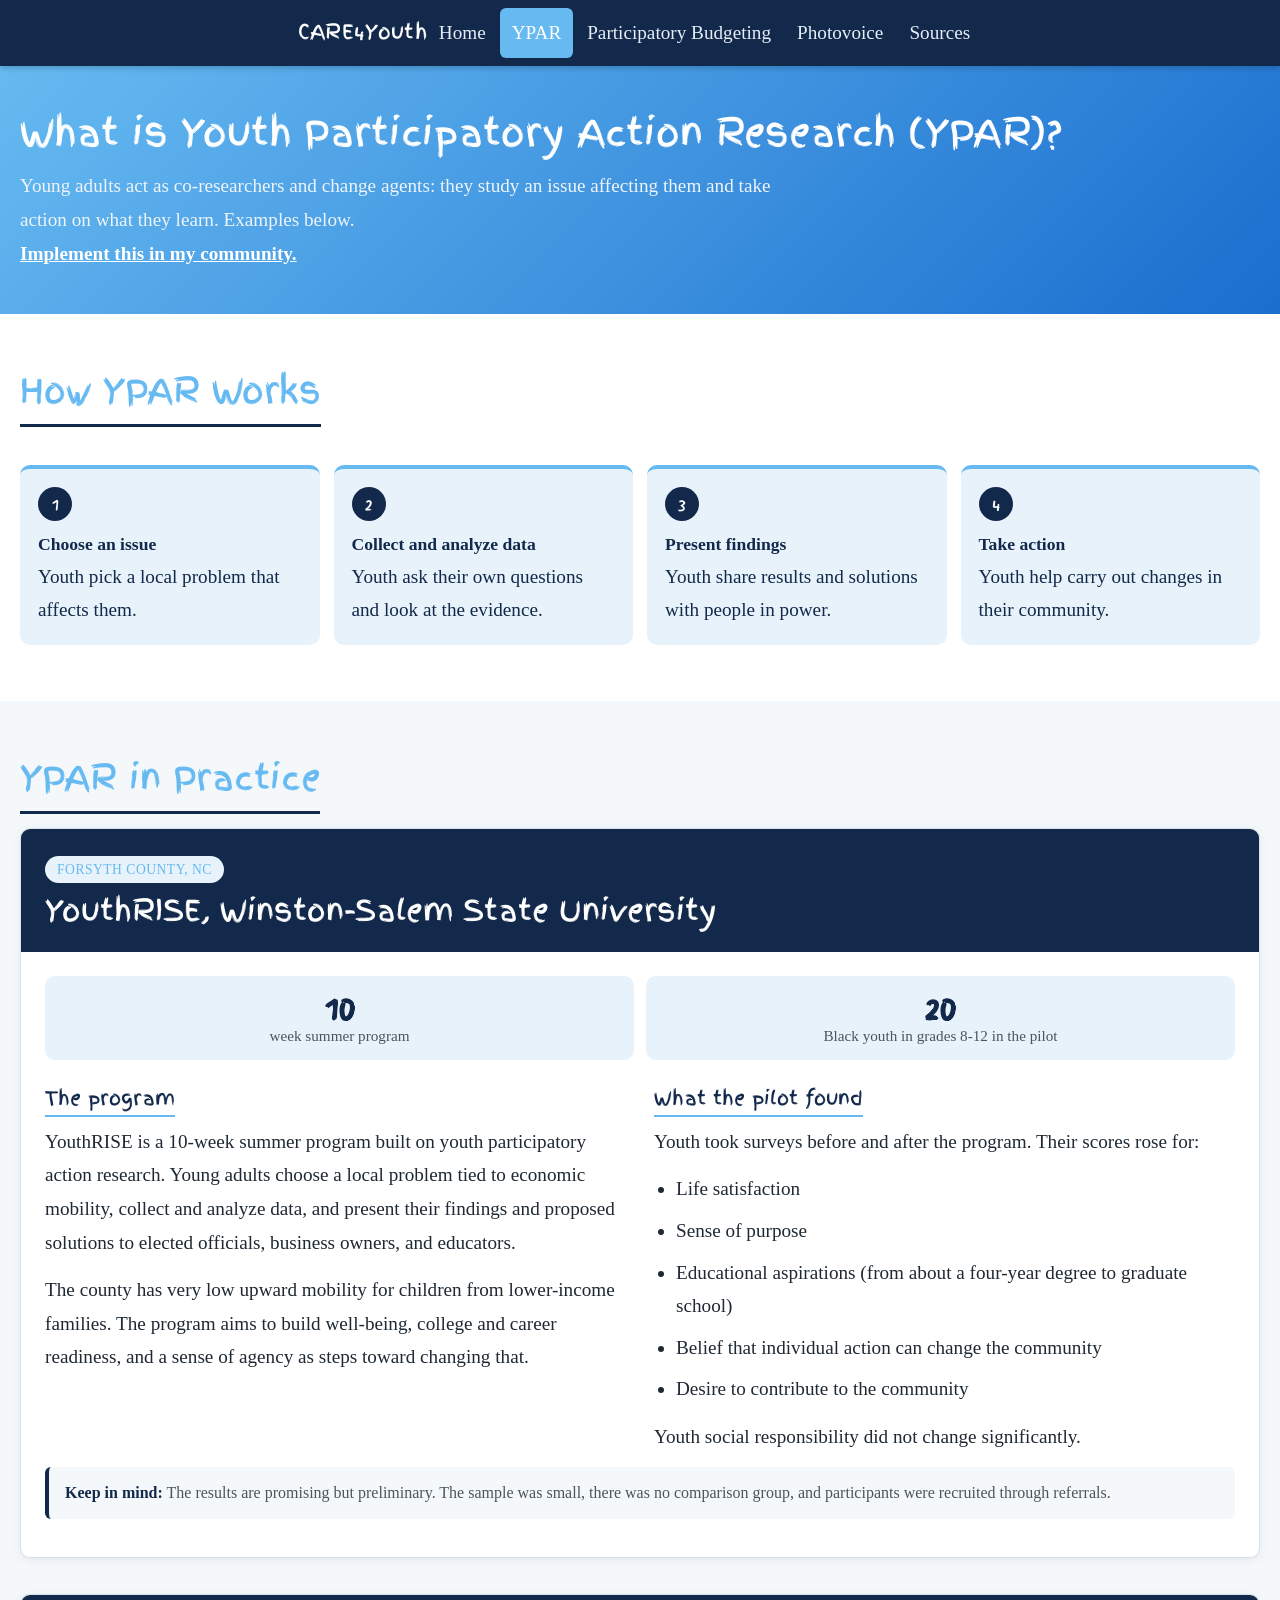
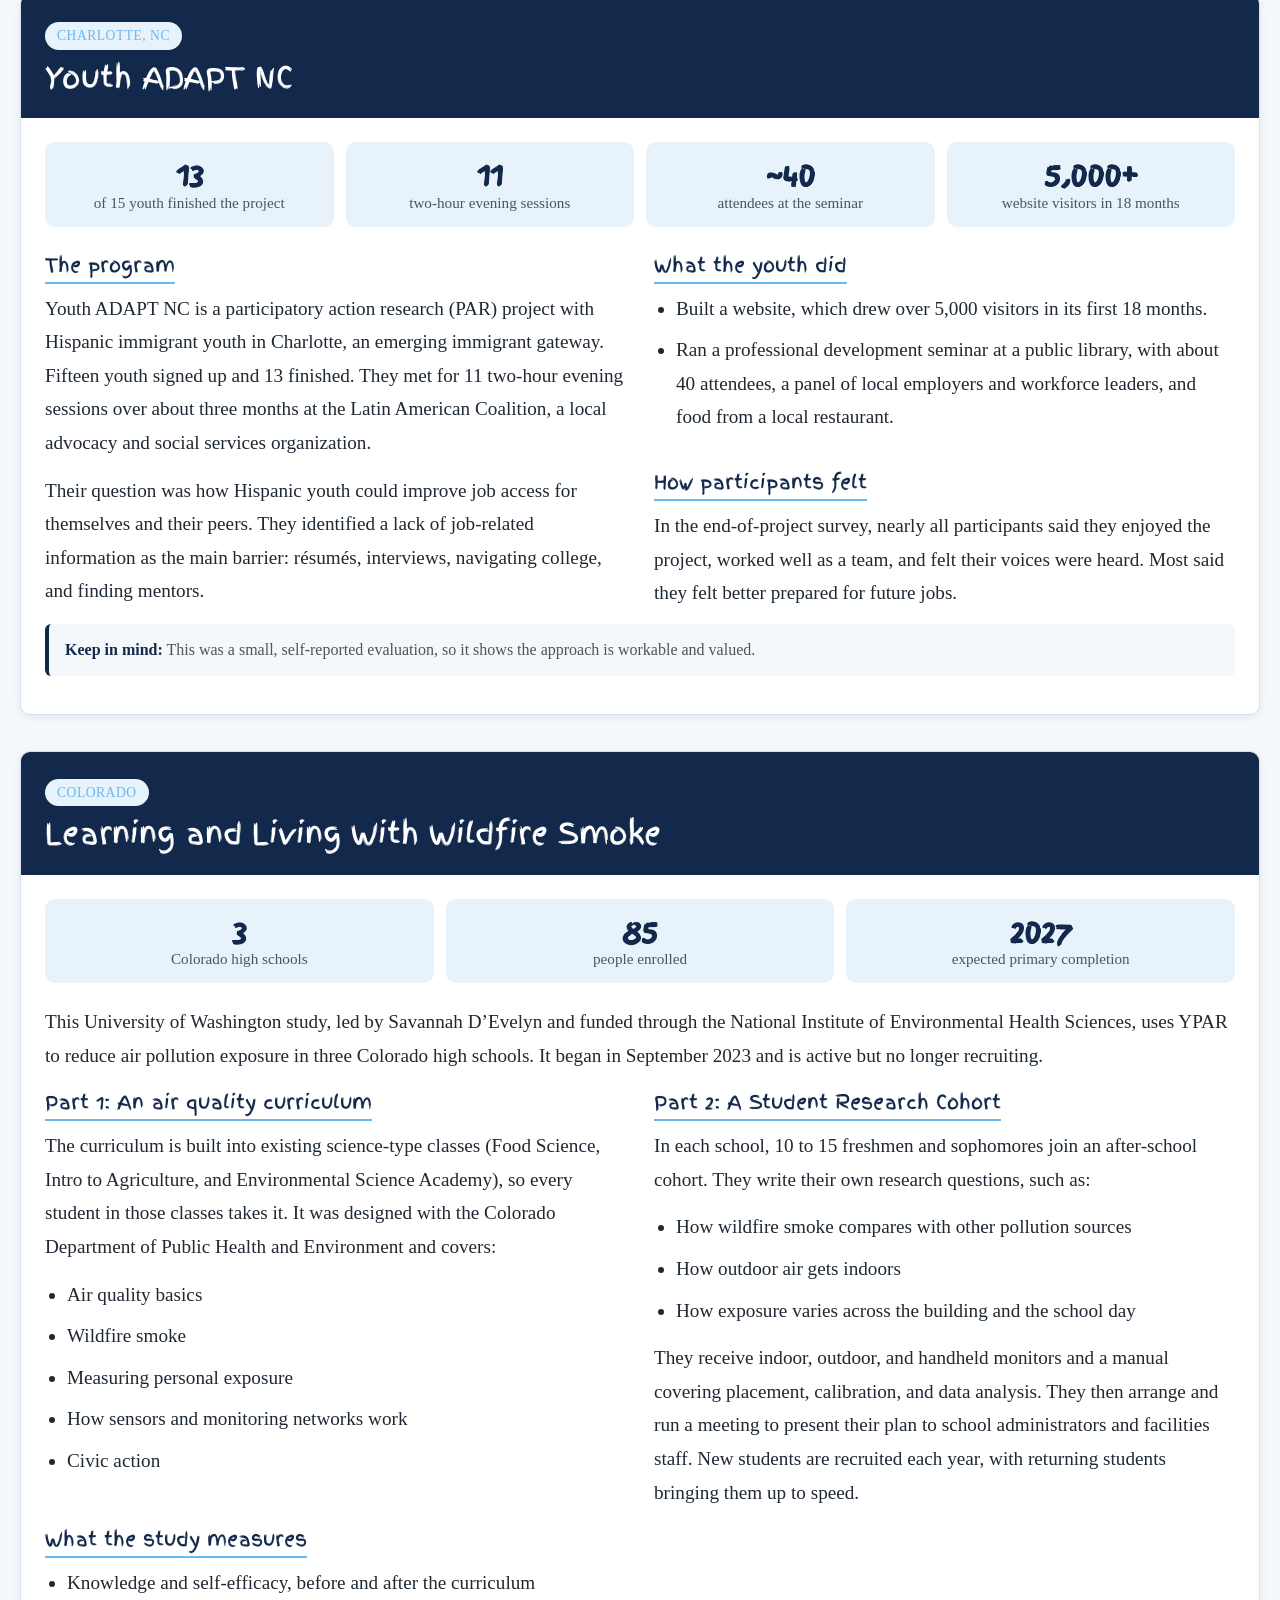
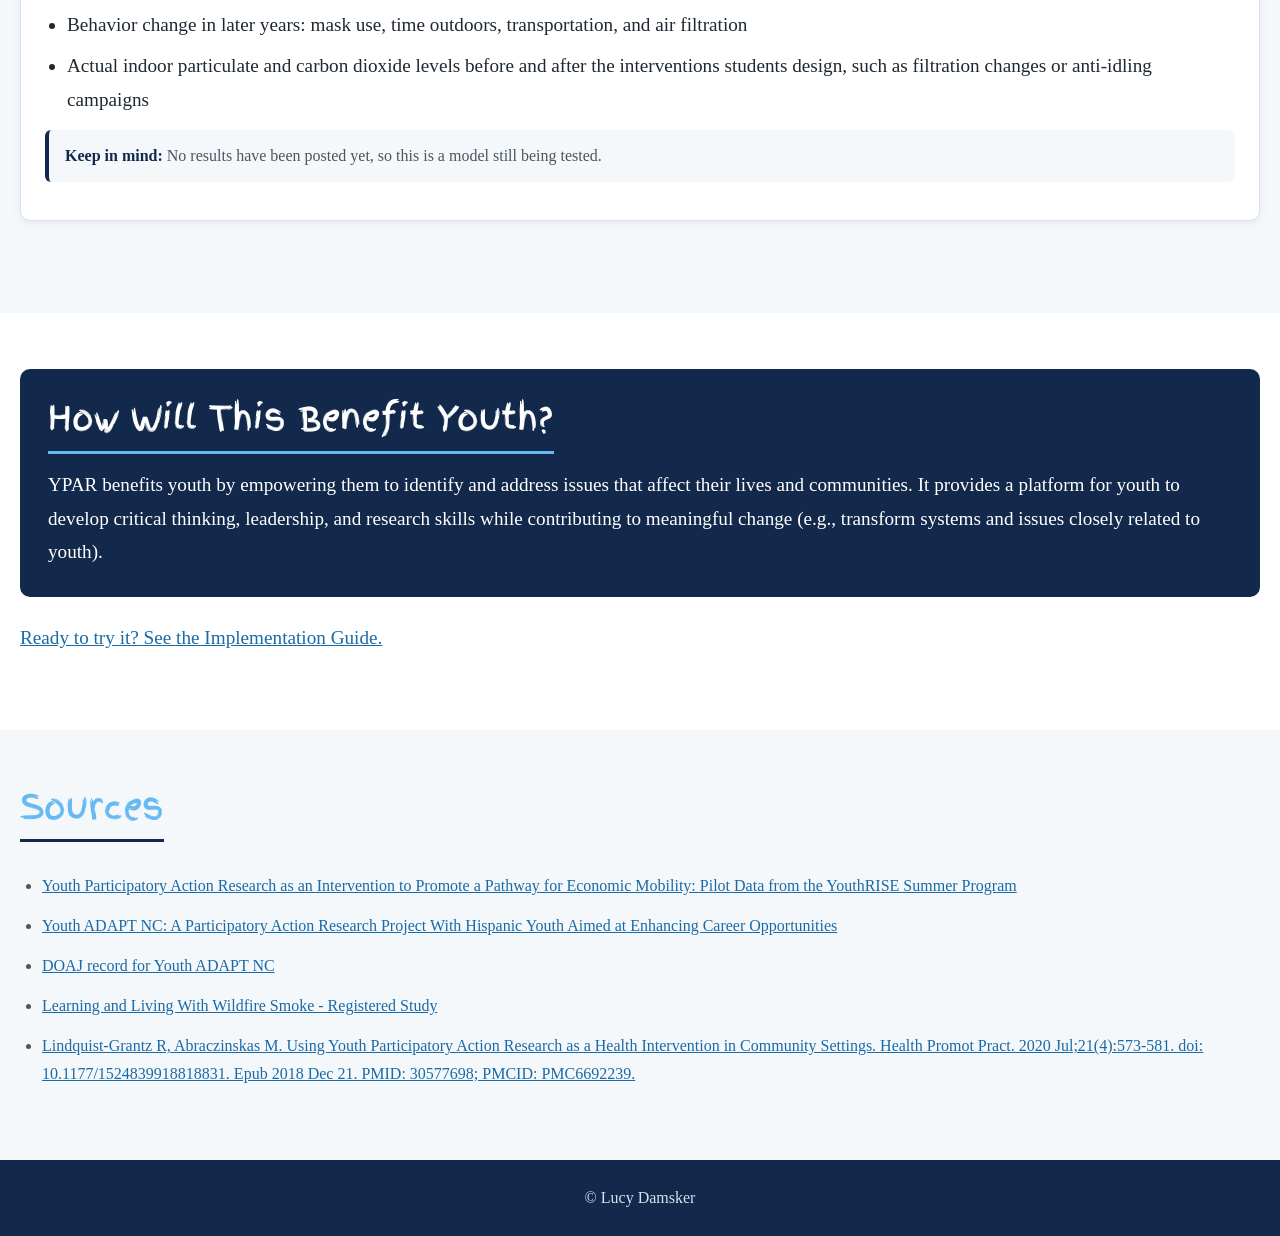
<file: ypar.html>
<!DOCTYPE html>
<html lang="en">
<head>
  <meta charset="UTF-8">
  <meta name="viewport" content="width=device-width, initial-scale=1.0">
  <title>What is YPAR? | CARE4Youth</title>
  <link rel="stylesheet" href="styles.css">
  <style>
    /* Page-specific styles for ypar.html (uses the colors from styles.css) */
    .flow { list-style: none; margin: 24px 0 0; padding: 0; display: grid; gap: 14px;
            grid-template-columns: repeat(auto-fit, minmax(200px, 1fr)); counter-reset: step; }
    .flow li { position: relative; background: var(--carolina-light); border-top: 4px solid var(--carolina);
               border-radius: var(--radius); padding: 18px 18px 18px 18px; counter-increment: step; color: var(--navy); }
    .flow li::before { content: counter(step); display: inline-flex; align-items: center; justify-content: center;
                       width: 34px; height: 34px; margin-bottom: 8px; border-radius: 50%;
                       background: var(--navy); color: #fff; font-family: var(--font-heading); font-size: 1rem; }
    .flow strong { display: block; font-size: 1.1rem; }

    .example { background: #fff; border: 1px solid var(--border); border-radius: var(--radius);
               box-shadow: 0 2px 8px rgba(19, 41, 75, 0.08); overflow: hidden; margin-bottom: 36px; }
    .example-head { background: var(--navy); color: #fff; padding: 22px 24px; }
    .example-head h3 { color: #fff; margin: 8px 0 0; }
    .example-head .tag { margin: 0; }
    .example-body { padding: 24px; }
    .example-body p { margin: 0 0 14px; }
    .example-body h4 { color: var(--navy); margin: 22px 0 8px; font-size: 1.2rem;
                       border-bottom: 2px solid var(--carolina); display: inline-block; padding-bottom: 4px; }
    .example-body h4:first-of-type { margin-top: 0; }

    .stat-row { display: grid; grid-template-columns: repeat(auto-fit, minmax(150px, 1fr)); gap: 12px; margin: 0 0 22px; }
    .stat { background: var(--carolina-light); border-radius: var(--radius); padding: 14px 16px; text-align: center; }
    .stat b { display: block; font-family: var(--font-heading); font-size: 1.9rem; color: var(--navy); line-height: 1.2; }
    .stat span { font-size: 0.95rem; color: var(--muted); line-height: 1.3; display: block; }

    .facts { margin: 0 0 14px; padding-left: 22px; }
    .facts li { margin-bottom: 8px; }

    .two-col { display: grid; gap: 28px; grid-template-columns: minmax(0, 1fr); }
    @media (min-width: 900px) { .two-col { grid-template-columns: minmax(0, 1fr) minmax(0, 1fr); } }

    .caveat { background: var(--alt); border-left: 4px solid var(--navy); border-radius: 6px;
              padding: 12px 16px; margin: 20px 0 0; font-size: 1rem; color: var(--muted); }
    .caveat strong { color: var(--navy); }

    .benefit { background: var(--navy); color: #fff; border-radius: var(--radius); padding: 28px; }
    .benefit h2 { color: #fff; border-bottom-color: var(--carolina); }
    .benefit p { margin: 0; }

    .page-header a { color: #fff; font-weight: bold; }
    .page-header a:hover { color: var(--navy); }

    .source-list { padding-left: 22px; }
    .source-list li { margin-bottom: 12px; }
  </style>
</head>
<body>

  <header class="site-header">
    <nav class="navbar">
      <a href="https://carolinaacross100.unc.edu/care4youth/" class="brand" target="_blank" rel="noopener noreferrer">CARE4Youth</a>
      <button class="nav-toggle" aria-label="Toggle navigation" onclick="document.querySelector('.nav-links').classList.toggle('open')">&#9776;</button>
      <ul class="nav-links">
        <li><a href="index.html">Home</a></li>
        <li class="nav-dropdown">
          <details>
            <summary class="active">YPAR</summary>
            <ul class="dropdown-menu">
              <li><a href="ypar.html" class="active">What is YPAR?</a></li>
              <li><a href="yparimplement.html">Implementation Guide</a></li>
            </ul>
          </details>
        </li>
        <li class="nav-dropdown">
          <details>
            <summary>Participatory Budgeting</summary>
            <ul class="dropdown-menu">
              <li><a href="budgeting.html">What is Participatory Budgeting?</a></li>
              <li><a href="budgetingimplement.html">Implementation Guide</a></li>
            </ul>
          </details>
        </li>
        <li class="nav-dropdown">
          <details>
            <summary>Photovoice</summary>
            <ul class="dropdown-menu">
              <li><a href="photovoice.html">What is Photovoice?</a></li>
              <li><a href="photovoiceimplement.html">Implementation Guide</a></li>
            </ul>
          </details>
        </li>
        <li><a href="sources.html">Sources</a></li>
      </ul>
    </nav>
  </header>

  <main>
    <section class="page-header">
      <div class="container">
        <h1>What is Youth Participatory Action Research (YPAR)?</h1>
        <p>Young adults act as co-researchers and change agents: they study an issue affecting them and take action on what they learn. Examples below.</p>
        <p><a href="yparimplement.html">Implement this in my community.</a></p>
      </div>
    </section>

    <!-- HOW IT WORKS -->
    <section class="container">
      <h2>How YPAR Works</h2>
      <ol class="flow">
        <li><strong>Choose an issue</strong> Youth pick a local problem that affects them.</li>
        <li><strong>Collect and analyze data</strong> Youth ask their own questions and look at the evidence.</li>
        <li><strong>Present findings</strong> Youth share results and solutions with people in power.</li>
        <li><strong>Take action</strong> Youth help carry out changes in their community.</li>
      </ol>
    </section>

    <!-- EXAMPLES -->
    <section class="alt">
      <div class="container">
        <h2>YPAR in Practice</h2>

        <!-- YouthRISE -->
        <article class="example">
          <div class="example-head">
            <span class="tag">Forsyth County, NC</span>
            <h3>YouthRISE, Winston-Salem State University</h3>
          </div>
          <div class="example-body">
            <div class="stat-row">
              <div class="stat"><b>10</b><span>week summer program</span></div>
              <div class="stat"><b>20</b><span>Black youth in grades 8-12 in the pilot</span></div>
            </div>
            <div class="two-col">
              <div>
                <h4>The program</h4>
                <p>YouthRISE is a 10-week summer program built on youth participatory action research. Young adults choose a local problem tied to economic mobility, collect and analyze data, and present their findings and proposed solutions to elected officials, business owners, and educators.</p>
                <p>The county has very low upward mobility for children from lower-income families. The program aims to build well-being, college and career readiness, and a sense of agency as steps toward changing that.</p>
              </div>
              <div>
                <h4>What the pilot found</h4>
                <p>Youth took surveys before and after the program. Their scores rose for:</p>
                <ul class="facts">
                  <li>Life satisfaction</li>
                  <li>Sense of purpose</li>
                  <li>Educational aspirations (from about a four-year degree to graduate school)</li>
                  <li>Belief that individual action can change the community</li>
                  <li>Desire to contribute to the community</li>
                </ul>
                <p>Youth social responsibility did not change significantly.</p>
              </div>
            </div>
            <p class="caveat"><strong>Keep in mind:</strong> The results are promising but preliminary. The sample was small, there was no comparison group, and participants were recruited through referrals.</p>
          </div>
        </article>

        <!-- Youth ADAPT NC -->
        <article class="example">
          <div class="example-head">
            <span class="tag">Charlotte, NC</span>
            <h3>Youth ADAPT NC</h3>
          </div>
          <div class="example-body">
            <div class="stat-row">
              <div class="stat"><b>13</b><span>of 15 youth finished the project</span></div>
              <div class="stat"><b>11</b><span>two-hour evening sessions</span></div>
              <div class="stat"><b>~40</b><span>attendees at the seminar</span></div>
              <div class="stat"><b>5,000+</b><span>website visitors in 18 months</span></div>
            </div>
            <div class="two-col">
              <div>
                <h4>The program</h4>
                <p>Youth ADAPT NC is a participatory action research (PAR) project with Hispanic immigrant youth in Charlotte, an emerging immigrant gateway. Fifteen youth signed up and 13 finished. They met for 11 two-hour evening sessions over about three months at the Latin American Coalition, a local advocacy and social services organization.</p>
                <p>Their question was how Hispanic youth could improve job access for themselves and their peers. They identified a lack of job-related information as the main barrier: r&eacute;sum&eacute;s, interviews, navigating college, and finding mentors.</p>
              </div>
              <div>
                <h4>What the youth did</h4>
                <ul class="facts">
                  <li>Built a website, which drew over 5,000 visitors in its first 18 months.</li>
                  <li>Ran a professional development seminar at a public library, with about 40 attendees, a panel of local employers and workforce leaders, and food from a local restaurant.</li>
                </ul>
                <h4>How participants felt</h4>
                <p>In the end-of-project survey, nearly all participants said they enjoyed the project, worked well as a team, and felt their voices were heard. Most said they felt better prepared for future jobs.</p>
              </div>
            </div>
            <p class="caveat"><strong>Keep in mind:</strong> This was a small, self-reported evaluation, so it shows the approach is workable and valued.</p>
          </div>
        </article>

        <!-- Wildfire smoke -->
        <article class="example">
          <div class="example-head">
            <span class="tag">Colorado</span>
            <h3>Learning and Living With Wildfire Smoke</h3>
          </div>
          <div class="example-body">
            <div class="stat-row">
              <div class="stat"><b>3</b><span>Colorado high schools</span></div>
              <div class="stat"><b>85</b><span>people enrolled</span></div>
              <div class="stat"><b>2027</b><span>expected primary completion</span></div>
            </div>
            <p>This University of Washington study, led by Savannah D&rsquo;Evelyn and funded through the National Institute of Environmental Health Sciences, uses YPAR to reduce air pollution exposure in three Colorado high schools. It began in September 2023 and is active but no longer recruiting.</p>

            <div class="two-col">
              <div>
                <h4>Part 1: An air quality curriculum</h4>
                <p>The curriculum is built into existing science-type classes (Food Science, Intro to Agriculture, and Environmental Science Academy), so every student in those classes takes it. It was designed with the Colorado Department of Public Health and Environment and covers:</p>
                <ul class="facts">
                  <li>Air quality basics</li>
                  <li>Wildfire smoke</li>
                  <li>Measuring personal exposure</li>
                  <li>How sensors and monitoring networks work</li>
                  <li>Civic action</li>
                </ul>
              </div>
              <div>
                <h4>Part 2: A Student Research Cohort</h4>
                <p>In each school, 10 to 15 freshmen and sophomores join an after-school cohort. They write their own research questions, such as:</p>
                <ul class="facts">
                  <li>How wildfire smoke compares with other pollution sources</li>
                  <li>How outdoor air gets indoors</li>
                  <li>How exposure varies across the building and the school day</li>
                </ul>
                <p>They receive indoor, outdoor, and handheld monitors and a manual covering placement, calibration, and data analysis. They then arrange and run a meeting to present their plan to school administrators and facilities staff. New students are recruited each year, with returning students bringing them up to speed.</p>
              </div>
            </div>

            <h4>What the study measures</h4>
            <ul class="facts">
              <li>Knowledge and self-efficacy, before and after the curriculum</li>
              <li>Behavior change in later years: mask use, time outdoors, transportation, and air filtration</li>
              <li>Actual indoor particulate and carbon dioxide levels before and after the interventions students design, such as filtration changes or anti-idling campaigns</li>
            </ul>
            <p class="caveat"><strong>Keep in mind:</strong> No results have been posted yet, so this is a model still being tested.</p>
          </div>
        </article>
      </div>
    </section>

    <!-- BENEFITS -->
    <section class="container">
      <div class="benefit">
        <h2>How Will This Benefit Youth?</h2>
        <p>YPAR benefits youth by empowering them to identify and address issues that affect their lives and communities. It provides a platform for youth to develop critical thinking, leadership, and research skills while contributing to meaningful change (e.g., transform systems and issues closely related to youth).</p>
      </div>
      <p style="margin-top:24px;"><a href="yparimplement.html">Ready to try it? See the Implementation Guide.</a></p>
    </section>

    <!-- SOURCES -->
    <section class="alt">
      <div class="container">
        <h2>Sources</h2>
        <ul class="source-list small">
          <li><a href="https://www.wssu.edu/academics/colleges-and-departments/college-of-arts-sciences-education/center-for-study-of-economic-mobility/_files/documents/policy-brief-volume-2-issue-5_asof_oct22.pdf">Youth Participatory Action Research as an Intervention to Promote a Pathway for Economic Mobility: Pilot Data from the YouthRISE Summer Program</a></li>
          <li><a href="https://storage.googleapis.com/jnl-s-j-jces-files/journals/1/articles/205/62e43acdd28a1.pdf">Youth ADAPT NC: A Participatory Action Research Project With Hispanic Youth Aimed at Enhancing Career Opportunities</a></li>
          <li><a href="https://doaj.org/article/88c97c18964b4ba083d352126ab9a862">DOAJ record for Youth ADAPT NC</a></li>
          <li><a href="https://clinicaltrials.gov/study/NCT06322966">Learning and Living With Wildfire Smoke - Registered Study</a></li>
          <li><a href="https://pmc.ncbi.nlm.nih.gov/articles/PMC6692239/">Lindquist-Grantz R, Abraczinskas M. Using Youth Participatory Action Research as a Health Intervention in Community Settings. Health Promot Pract. 2020 Jul;21(4):573-581. doi: 10.1177/1524839918818831. Epub 2018 Dec 21. PMID: 30577698; PMCID: PMC6692239.</a></li>
        </ul>
      </div>
    </section>

    
  </main>

  <footer class="site-footer">
    <p>&copy; Lucy Damsker</p>
  </footer>

  <script>
    document.querySelectorAll('a[href]').forEach((link) => {
      const href = link.getAttribute('href');
      if (!href) return;
      if (href.startsWith('http://') || href.startsWith('https://') || href.startsWith('mailto:') || href.startsWith('//')) {
        link.setAttribute('target', '_blank');
        link.setAttribute('rel', 'noopener noreferrer');
      }
    });
  </script></body>
</html>
</file>
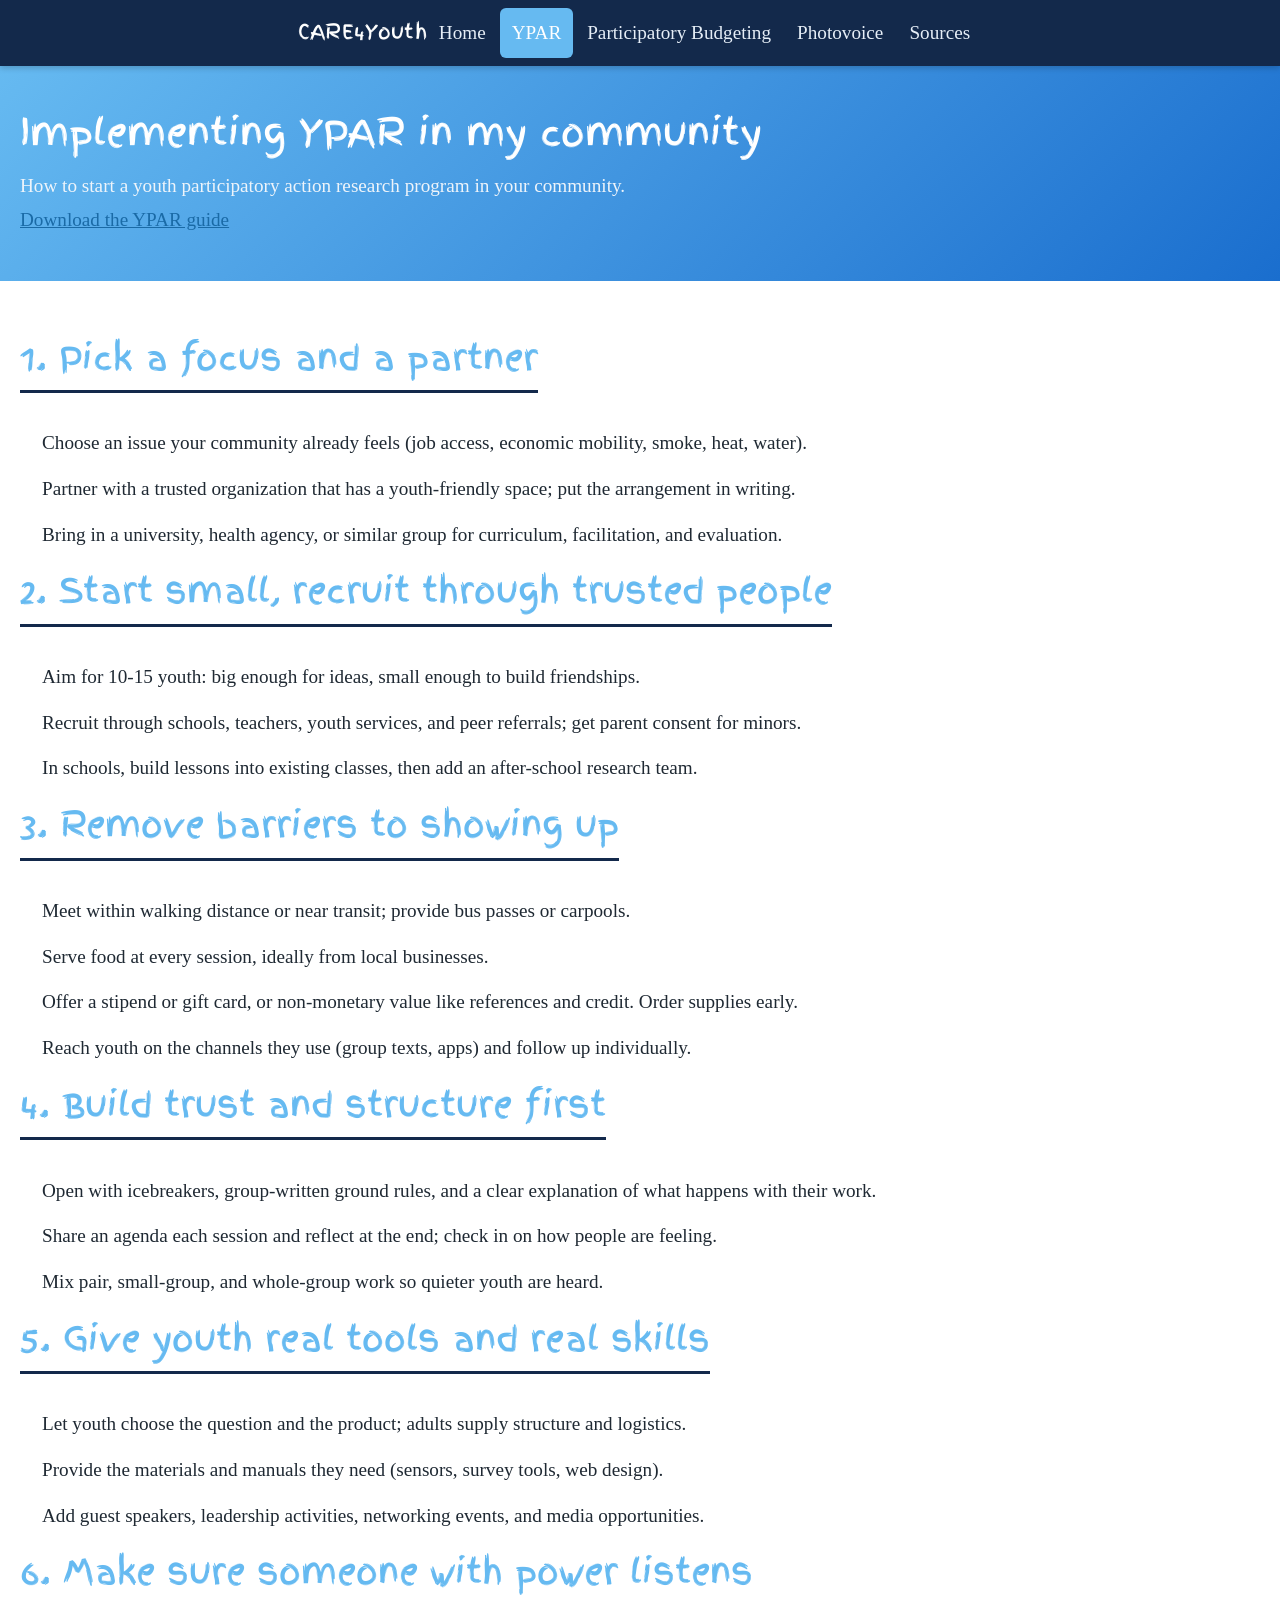
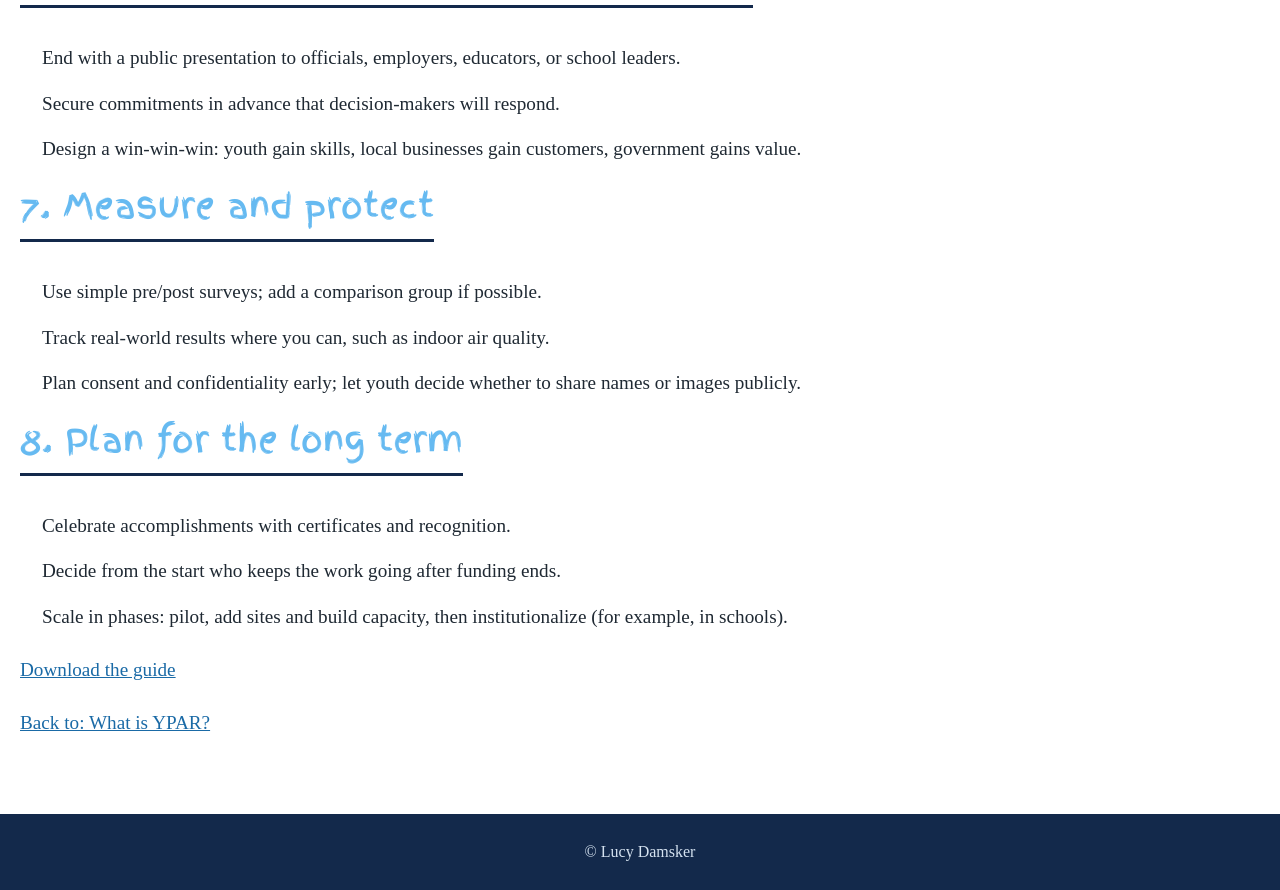
<file: yparimplement.html>
<!DOCTYPE html>
<html lang="en">
<head>
  <meta charset="UTF-8">
  <meta name="viewport" content="width=device-width, initial-scale=1.0">
  <title>YPAR | CARE4Youth</title>
  <link rel="stylesheet" href="styles.css">
</head>
<body>
  <header class="site-header">
    <nav class="navbar">
      <a href="https://carolinaacross100.unc.edu/care4youth/" class="brand" target="_blank" rel="noopener noreferrer">CARE4Youth</a>
      <button class="nav-toggle" aria-label="Toggle navigation" onclick="document.querySelector('.nav-links').classList.toggle('open')">&#9776;</button>
      <ul class="nav-links">
        <li><a href="index.html">Home</a></li>
        <li class="nav-dropdown">
          <details>
            <summary class="active">YPAR</summary>
            <ul class="dropdown-menu">
              <li><a href="ypar.html">What is YPAR?</a></li>
              <li><a href="yparimplement.html" class="active">Implementation Guide</a></li>
            </ul>
          </details>
        </li>
        <li class="nav-dropdown">
          <details>
            <summary>Participatory Budgeting</summary>
            <ul class="dropdown-menu">
              <li><a href="budgeting.html">What is Participatory Budgeting?</a></li>
              <li><a href="budgetingimplement.html">Implementation Guide</a></li>
            </ul>
          </details>
        </li>
        <li><a href="photovoice.html">Photovoice</a></li>
        <li><a href="sources.html">Sources</a></li>
      </ul>
    </nav>
  </header>

  <main>
    <section class="page-header">
      <div class="container">
        <h1>Implementing YPAR in my community</h1>
        <p>How to start a youth participatory action research program in your community.</p>
        <p><a href="YPAR_Implementation_Handout.docx">Download the YPAR guide</a></p>
    </div>
    </section>

    <section class="container">
      <h2>1. Pick a focus and a partner</h2>
      <ul class="plain-list">
        <li>Choose an issue your community already feels (job access, economic mobility, smoke, heat, water).</li>
        <li>Partner with a trusted organization that has a youth-friendly space; put the arrangement in writing.</li>
        <li>Bring in a university, health agency, or similar group for curriculum, facilitation, and evaluation.</li>
      </ul>

      <h2>2. Start small, recruit through trusted people</h2>
      <ul class="plain-list">
        <li>Aim for 10-15 youth: big enough for ideas, small enough to build friendships.</li>
        <li>Recruit through schools, teachers, youth services, and peer referrals; get parent consent for minors.</li>
        <li>In schools, build lessons into existing classes, then add an after-school research team.</li>
      </ul>

      <h2>3. Remove barriers to showing up</h2>
      <ul class="plain-list">
        <li>Meet within walking distance or near transit; provide bus passes or carpools.</li>
        <li>Serve food at every session, ideally from local businesses.</li>
        <li>Offer a stipend or gift card, or non-monetary value like references and credit. Order supplies early.</li>
        <li>Reach youth on the channels they use (group texts, apps) and follow up individually.</li>
      </ul>

      <h2>4. Build trust and structure first</h2>
      <ul class="plain-list">
        <li>Open with icebreakers, group-written ground rules, and a clear explanation of what happens with their work.</li>
        <li>Share an agenda each session and reflect at the end; check in on how people are feeling.</li>
        <li>Mix pair, small-group, and whole-group work so quieter youth are heard.</li>
      </ul>

      <h2>5. Give youth real tools and real skills</h2>
      <ul class="plain-list">
        <li>Let youth choose the question and the product; adults supply structure and logistics.</li>
        <li>Provide the materials and manuals they need (sensors, survey tools, web design).</li>
        <li>Add guest speakers, leadership activities, networking events, and media opportunities.</li>
      </ul>

      <h2>6. Make sure someone with power listens</h2>
      <ul class="plain-list">
        <li>End with a public presentation to officials, employers, educators, or school leaders.</li>
        <li>Secure commitments in advance that decision-makers will respond.</li>
        <li>Design a win-win-win: youth gain skills, local businesses gain customers, government gains value.</li>
      </ul>

      <h2>7. Measure and protect</h2>
      <ul class="plain-list">
        <li>Use simple pre/post surveys; add a comparison group if possible.</li>
        <li>Track real-world results where you can, such as indoor air quality.</li>
        <li>Plan consent and confidentiality early; let youth decide whether to share names or images publicly.</li>
      </ul>

      <h2>8. Plan for the long term</h2>
      <ul class="plain-list">
        <li>Celebrate accomplishments with certificates and recognition.</li>
        <li>Decide from the start who keeps the work going after funding ends.</li>
        <li>Scale in phases: pilot, add sites and build capacity, then institutionalize (for example, in schools).</li>
      </ul>

       <p><a href="YPAR_Implementation_Handout.docx" download>Download the guide</a></p>
      <p><a href="ypar.html">Back to: What is YPAR?</a></p>
      
    </section>

   

  </main>
  <script>
    document.querySelectorAll('a[href]').forEach((link) => {
      const href = link.getAttribute('href');
      if (!href) return;
      if (href.startsWith('http://') || href.startsWith('https://') || href.startsWith('mailto:') || href.startsWith('//')) {
        link.setAttribute('target', '_blank');
        link.setAttribute('rel', 'noopener noreferrer');
      }
    });
  </script></body>

 <footer class="site-footer">
    <p>&copy; Lucy Damsker</p>
  </footer>
  
</html>
</file>
<file: styles.css>
@import url("https://fonts.googleapis.com/css2?family=Finger+Paint&display=swap");

:root {
  --carolina: #66baf1;
  --navy: #13294b;
  --carolina-light: #e8f2fa;
  --text: #1f2933;
  --muted: #4a555e;
  --bg: #ffffff;
  --alt: #f5f8fb;
  --border: #d9e2ea;
  --radius: 10px;


  --font-heading: "Finger Paint", Georgia, "Times New Roman", serif;
  --font-body: Georgia, "Times New Roman", serif;
}

* { box-sizing: border-box; }

html { scroll-behavior: smooth; }

body {
  margin: 0;
  font-family: var(--font-body);
  font-size: 1.125rem;
  color: var(--text);
  background: var(--bg);
  line-height: 1.75;
}

a { color: #1a6aa6; }
a:hover { color: var(--carolina); }

/* ---------- Navbar (mobile: collapsed menu) ---------- */
.site-header {
  position: sticky;
  top: 0;
  z-index: 100;
  background: var(--navy);
  box-shadow: 0 2px 6px rgba(0, 0, 0, 0.2);
}

.navbar {
  display: flex;
  flex-wrap: wrap;
  align-items: center;
  justify-content: center;
  padding: 0 16px;
  min-height: 60px;
}

.brand {
  color: #fff;
  font-family: var(--font-heading);
  font-weight: 400;
  font-size: 1.25rem;
  text-decoration: none;
  letter-spacing: 0.3px;
}

.nav-toggle {
  display: block;
  background: none;
  border: 0;
  color: #fff;
  font-size: 1.8rem;
  cursor: pointer;
}

.nav-links {
  display: none;
  flex-direction: column;
  width: 100%;
  list-style: none;
  margin: 0;
  padding: 0 0 10px;
}

.nav-links.open { display: flex; }

.nav-links > li > a,
.nav-dropdown summary {
  display: block;
  padding: 14px 12px;
  color: #e6eef7;
  text-decoration: none;
  font-size: 1.05rem;
  border-radius: 6px;
  cursor: pointer;
}

.nav-dropdown summary {
  list-style: none;
}

.nav-dropdown summary::-webkit-details-marker { display: none; }

.nav-links > li > a:hover,
.nav-links > li > a.active,
.nav-dropdown summary:hover,
.nav-dropdown summary.active {
  background: var(--carolina);
  color: #fff;
}

.dropdown-menu {
  list-style: none;
  margin: 0;
  padding: 0 0 0 12px;
}

.dropdown-menu a {
  display: block;
  padding: 10px 12px;
  color: #e6eef7;
  text-decoration: none;
  font-size: 1rem;
  border-radius: 6px;
}

.dropdown-menu a:hover,
.dropdown-menu a.active {
  background: var(--carolina);
  color: #fff;
}

/* ---------- Layout ---------- */
.container {
  max-width: 1300px;
  margin: 0 auto;
  padding: 36px 16px;
}

section.alt { background: var(--alt); }

h1, h2, h3, h4 {
  font-family: var(--font-heading);
  font-weight: 400;
  color: var(--carolina);
  line-height: 1.3;
}

h2 {
  display: inline-block;
  font-size: 1.7rem;
  margin: 0 0 14px;
  padding-bottom: 8px;
  border-bottom: 3px solid var(--navy);
}

h3 { font-size: 1.35rem; margin: 0 0 10px; }
h3.sub { margin-top: 30px; }
h4 { font-size: 1.15rem; margin: 0 0 10px; }

.section-intro { color: var(--muted); margin: 8px 0 24px; }

/* ---------- Hero (home) ---------- */
.hero {
  background: linear-gradient(135deg, var(--carolina), #1a6ece);
  color: #fff;
}

.hero .container { padding-top: 44px; padding-bottom: 44px; }
.hero-shell {
  display: grid;
  grid-template-columns: minmax(0, 1fr);
  align-items: center;
  max-width: 1100px;
  margin: 0 auto;
  padding: 44px 16px;
  gap: 20px;
}
.hero-logos {
  display: flex;
  justify-content: center;
  align-items: center;
  gap: 12px;
}
.hero-logos img {
  display: block;
  max-width: 45%;
  max-height: 56px;
  width: auto;
  filter: drop-shadow(0 2px 4px rgba(0, 0, 0, 0.15));
}
.hero-content .container {
  padding: 0;
}
.hero h1 { color: #fff; font-size: 2.1rem; margin: 0 0 16px; }
.hero .lead { font-size: 1.15rem; color: #eef4fa; margin: 0 0 22px; }

.card-row { display: flex; flex-wrap: wrap; gap: 10px; }


/* ---------- Page header (inner pages) ---------- */
.page-header {
  background: linear-gradient(135deg, var(--carolina), #1a6ece);
  color: #fff;
}

.page-header .container { padding-top: 32px; padding-bottom: 32px; }
.page-header h1 { color: #fff; font-size: 1.85rem; margin: 0 0 12px; }
.page-header p { margin: 0; color: #eef4fa; font-size: 1.1rem; }

/* ---------- Cards (mobile: one column) ---------- */
.grid {
  display: grid;
  grid-template-columns: minmax(0, 1fr);
  gap: 24px;
}


.grid.two { margin: 18px 0; }

.card {
  background: var(--navy);
  border: 1px solid var(--border);
  border-top: 4px solid var(--navy);
  border-radius: var(--radius);
  padding: 20px;
  box-shadow: 0 2px 8px rgba(19, 41, 75, 0.06);
  color: white;
}

.card p { margin: 0 0 12px; }
.card p:last-child { margin-bottom: 0; }
.card ul { margin: 0; padding-left: 22px; }
.card li { margin-bottom: 8px; }

.card.flat {
  background: var(--carolina-light);
  border-top-color: var(--carolina);
  box-shadow: none;
}

.link-card {
  display: block;
  color: var(--bg);
  text-decoration: none;
}

.link-card:hover { color: var(--bg); }

.tag {
  display: inline-block;
  background: var(--carolina-light);
  color: var(--carolina);
  font-size: 0.85rem;
  text-transform: uppercase;
  letter-spacing: 0.5px;
  line-height: 1.4;
  padding: 4px 12px;
  border-radius: 999px;
  margin-bottom: 12px;
}

.plain-list { padding-left: 22px; }
.plain-list li { margin-bottom: 12px;  list-style-type: none; }

.callout {
  background: var(--carolina-light);
  border-left: 4px solid var(--navy);
  padding: 14px 18px;
  border-radius: 6px;
  color: var(--carolina);
}

.small { font-size: 1rem; color: var(--muted); }

/* ---------- Figures and images ---------- */
.figure {
  margin: 30px 0 22px;
  text-align: center;
}

.figure img,
.center-image {
  display: block;
  width: min(100%, 620px);
  max-width: 620px;
  height: auto;
  margin: 0 auto;
  border-radius: 10px;
  box-shadow: 0 4px 12px rgba(19, 41, 75, 0.08);
}

.figure figcaption {
  margin-top: 12px;
  color: var(--muted);
  font-size: 0.95rem;
  line-height: 1.6;
}

/* ---------- Footer ---------- */
.site-footer {
  background: var(--navy);
  color: #d5e2f0;
  text-align: center;
  padding: 22px 16px;
  font-size: 1rem;
}

.site-footer p { margin: 0; }

/* ==========================================================
   Laptop and larger (min-width: 900px)
   ========================================================== */
@media (min-width: 768px) {
  html { scroll-padding-top: 80px; }

  body { font-size: 1.2rem; }

  /* Navbar: horizontal links, no toggle */
  .navbar {
    max-width: 1500px;
    margin: 0 auto;
    padding: 8px 20px;
  }

  .nav-toggle { display: none; }

  .nav-links {
    display: flex;
    flex-direction: row;
    flex-wrap: wrap;
    justify-content: flex-end;
    width: auto;
    gap: 2px;
    padding: 0;
  }

  .nav-links > li > a,
  .nav-dropdown summary {
    padding: 8px 12px;
    font-size: 1.2rem;
  }

  .nav-dropdown { position: relative; }

  .nav-dropdown .dropdown-menu {
    position: absolute;
    top: 100%;
    left: 0;
    z-index: 101;
    min-width: 230px;
    padding: 8px;
    background: var(--navy);
    border-radius: 0 0 6px 6px;
    box-shadow: 0 4px 8px rgba(0, 0, 0, 0.2);
  }

  .nav-dropdown .dropdown-menu a { font-size: 1.3rem; }


  /* Layout */
  .container { padding: 56px 20px; }

  h2 { font-size: 2.1rem; padding-bottom: 10px; }
  h3 { font-size: 1.8rem; }
  h3.sub { margin-top: 34px; }
  h3 + p { font-size: 1.6rem; }
  h4 { font-size: 1.2rem; }

  .section-intro { max-width: 780px; margin-bottom: 28px; }

  /* Hero */
  .hero-shell { grid-template-columns: 220px minmax(0, 1fr); }
  .hero-logos { flex-direction: column; align-items: flex-start; }
  .hero-logos img { max-width: none; max-height: 72px; }
  .hero .container { padding-top: 72px; padding-bottom: 72px; }
  .hero h1 { font-size: 3.5rem; }
  .hero .lead { font-size: 1.8rem; max-width: 800px; }

  /* Page header */
  .page-header .container { padding-top: 44px; padding-bottom: 44px; }
  .page-header h1 { font-size: 2.3rem; }
  .page-header p { max-width: 800px; font-size: 1.2rem; }

  /* Cards: multi-column */
  .grid {
    grid-template-columns: repeat(auto-fit, minmax(250px, 1fr));
    gap: 24px;
  }

  .grid.two { grid-template-columns: repeat(auto-fit, minmax(340px, 1fr)); }

  .card { padding: 24px; }

  .link-card {
    transition: transform 0.15s ease, box-shadow 0.15s ease;
  }

  .link-card:hover {
    transform: translateY(-3px);
    box-shadow: 0 6px 16px rgba(19, 41, 75, 0.15);
  }

  .site-footer { padding: 24px 20px; }
}
</file>
